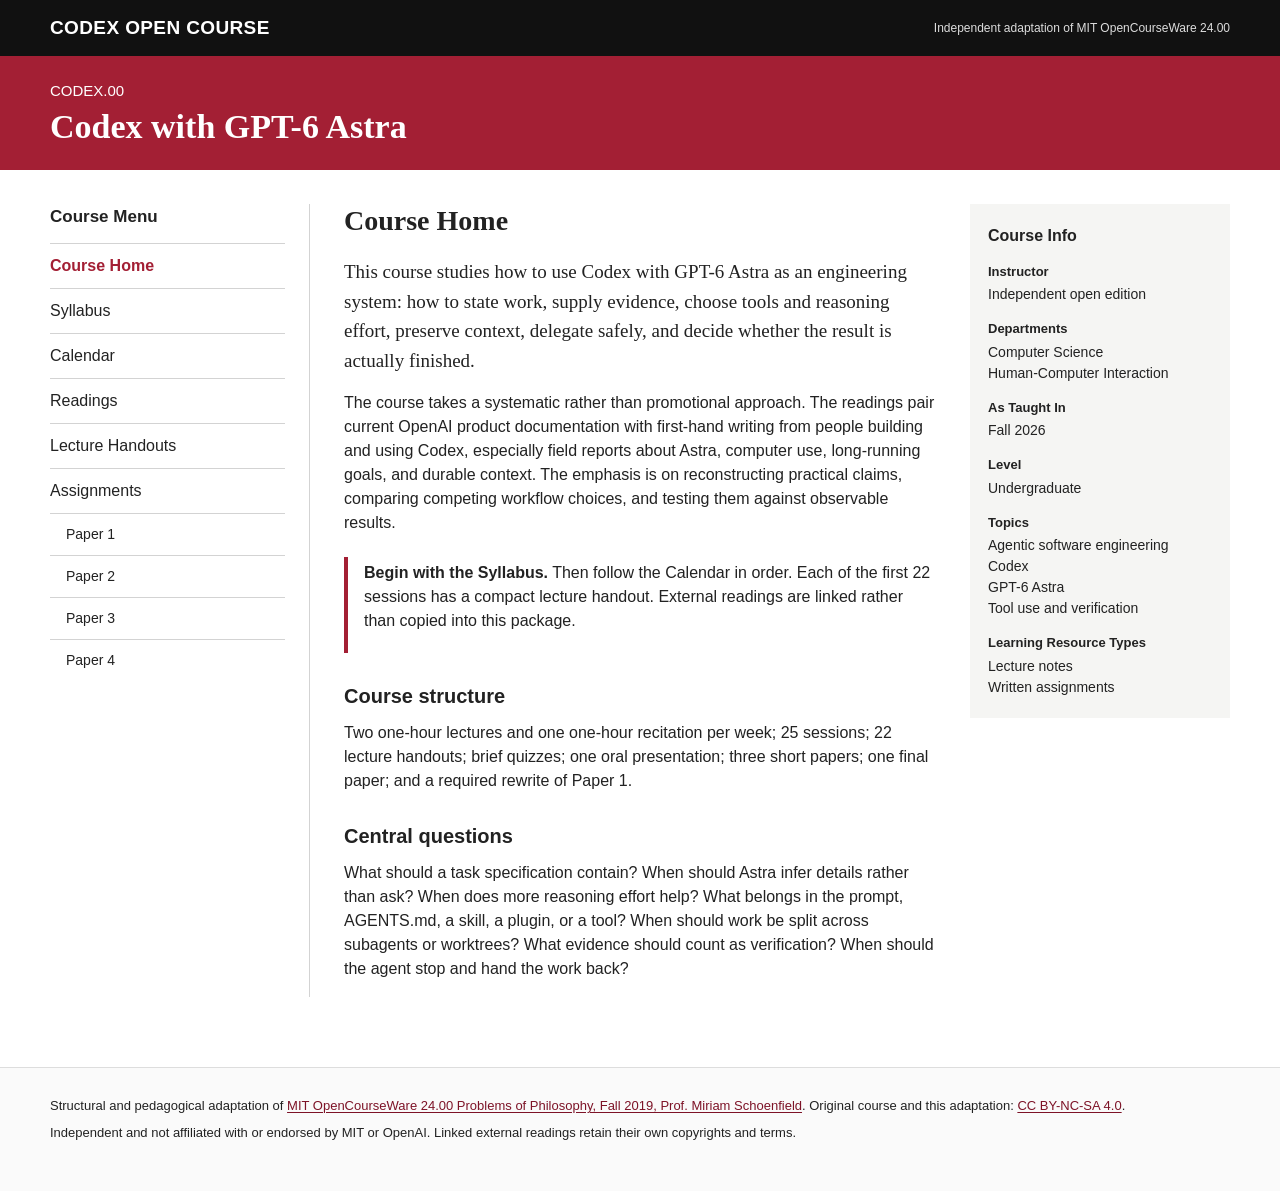
<file: index.html>
<!doctype html><html lang="en"><head><meta charset="utf-8"><meta name="viewport" content="width=device-width,initial-scale=1"><title>Course Home | Codex with GPT-6 Astra</title><link rel="stylesheet" href="styles.css"></head><body>
<header class="top"><div class="inner"><div class="brand">CODEX OPEN COURSE</div><div class="source-note">Independent adaptation of MIT OpenCourseWare 24.00</div></div></header>
<section class="coursebar"><div class="inner"><div class="code">CODEX.00</div><h1>Codex with GPT-6 Astra</h1></div></section>
<div class="shell"><aside class="side"><h2>Course Menu</h2><nav class="nav"><a href="index.html" class="active">Course Home</a><a href="syllabus.html">Syllabus</a><a href="calendar.html">Calendar</a><a href="readings.html">Readings</a><a href="lecture-handouts.html">Lecture Handouts</a><a href="assignments.html">Assignments</a><a href="paper1.html" class="sub">Paper 1</a><a href="paper2.html" class="sub">Paper 2</a><a href="paper3.html" class="sub">Paper 3</a><a href="paper4.html" class="sub">Paper 4</a></nav></aside><main><h2>Course Home</h2><p class="lead">This course studies how to use Codex with GPT-6 Astra as an engineering system: how to state work, supply evidence, choose tools and reasoning effort, preserve context, delegate safely, and decide whether the result is actually finished.</p>
<p>The course takes a systematic rather than promotional approach. The readings pair current OpenAI product documentation with first-hand writing from people building and using Codex, especially field reports about Astra, computer use, long-running goals, and durable context. The emphasis is on reconstructing practical claims, comparing competing workflow choices, and testing them against observable results.</p>
<div class="callout"><p><strong>Begin with the Syllabus.</strong> Then follow the Calendar in order. Each of the first 22 sessions has a compact lecture handout. External readings are linked rather than copied into this package.</p></div>
<h3>Course structure</h3><p>Two one-hour lectures and one one-hour recitation per week; 25 sessions; 22 lecture handouts; brief quizzes; one oral presentation; three short papers; one final paper; and a required rewrite of Paper 1.</p>
<h3>Central questions</h3><p>What should a task specification contain? When should Astra infer details rather than ask? When does more reasoning effort help? What belongs in the prompt, AGENTS.md, a skill, a plugin, or a tool? When should work be split across subagents or worktrees? What evidence should count as verification? When should the agent stop and hand the work back?</p></main><aside class="info"><h3>Course Info</h3><dl>
<dt>Instructor</dt><dd>Independent open edition</dd>
<dt>Departments</dt><dd>Computer Science<br>Human-Computer Interaction</dd>
<dt>As Taught In</dt><dd>Fall 2026</dd>
<dt>Level</dt><dd>Undergraduate</dd>
<dt>Topics</dt><dd>Agentic software engineering<br>Codex<br>GPT-6 Astra<br>Tool use and verification</dd>
<dt>Learning Resource Types</dt><dd>Lecture notes<br>Written assignments</dd>
</dl></aside></div>
<footer class="footer"><div class="inner"><p>Structural and pedagogical adaptation of <a href="https://ocw.mit.edu/courses/24-00-problems-of-philosophy-fall-2019/">MIT OpenCourseWare 24.00 Problems of Philosophy, Fall 2019, Prof. Miriam Schoenfield</a>. Original course and this adaptation: <a href="https://creativecommons.org/licenses/by-nc-sa/4.0/">CC BY-NC-SA 4.0</a>.</p><p>Independent and not affiliated with or endorsed by MIT or OpenAI. Linked external readings retain their own copyrights and terms.</p></div></footer></body></html>
</file>
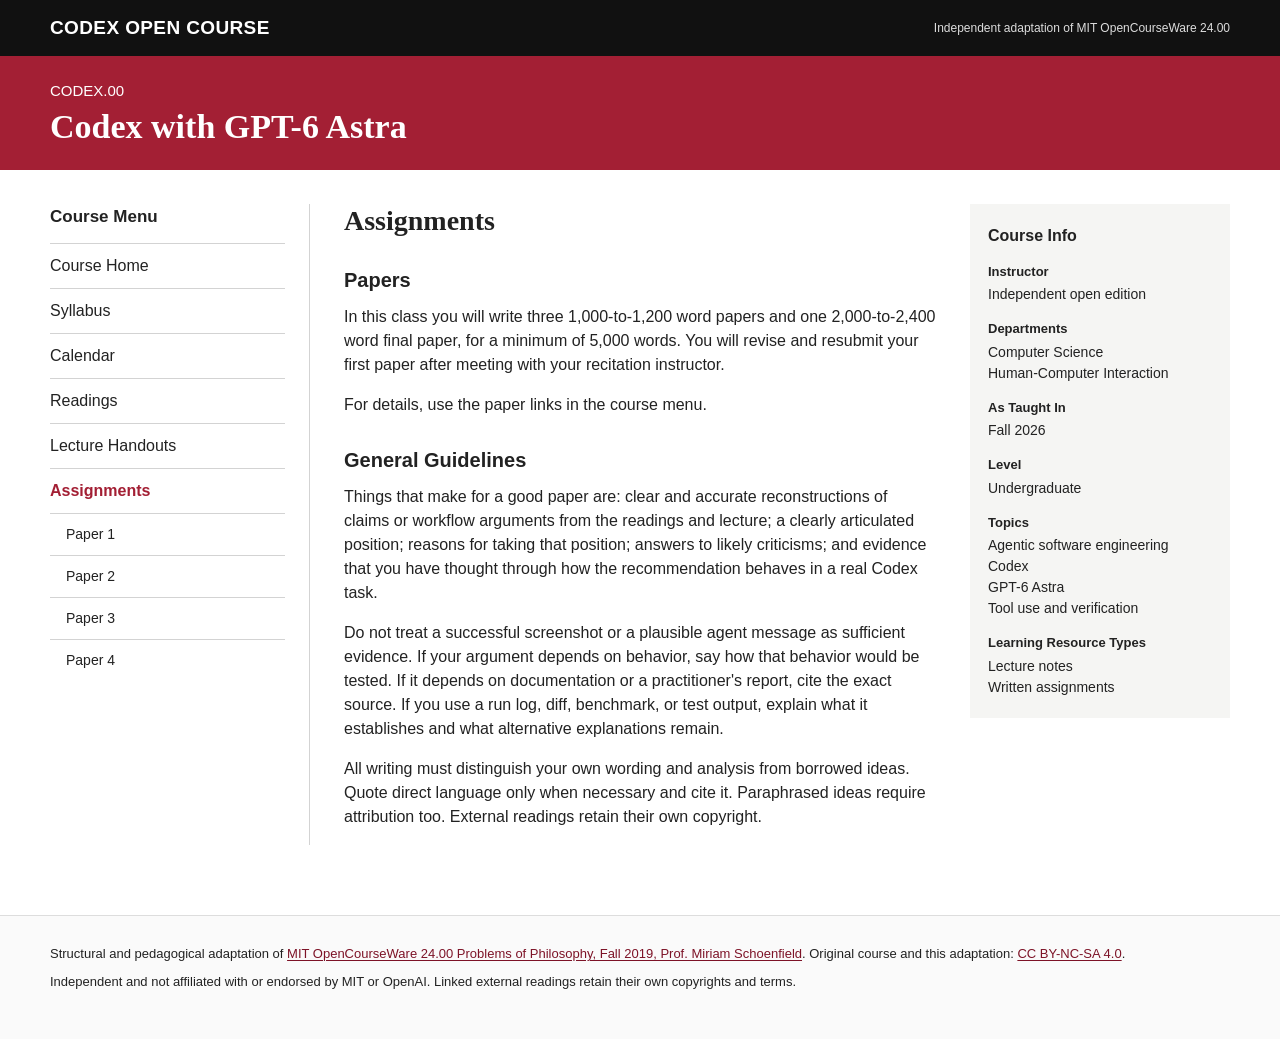
<file: assignments.html>
<!doctype html><html lang="en"><head><meta charset="utf-8"><meta name="viewport" content="width=device-width,initial-scale=1"><title>Assignments | Codex with GPT-6 Astra</title><link rel="stylesheet" href="styles.css"></head><body>
<header class="top"><div class="inner"><div class="brand">CODEX OPEN COURSE</div><div class="source-note">Independent adaptation of MIT OpenCourseWare 24.00</div></div></header>
<section class="coursebar"><div class="inner"><div class="code">CODEX.00</div><h1>Codex with GPT-6 Astra</h1></div></section>
<div class="shell"><aside class="side"><h2>Course Menu</h2><nav class="nav"><a href="index.html">Course Home</a><a href="syllabus.html">Syllabus</a><a href="calendar.html">Calendar</a><a href="readings.html">Readings</a><a href="lecture-handouts.html">Lecture Handouts</a><a href="assignments.html" class="active">Assignments</a><a href="paper1.html" class="sub">Paper 1</a><a href="paper2.html" class="sub">Paper 2</a><a href="paper3.html" class="sub">Paper 3</a><a href="paper4.html" class="sub">Paper 4</a></nav></aside><main><h2>Assignments</h2><h3>Papers</h3><p>In this class you will write three 1,000-to-1,200 word papers and one 2,000-to-2,400 word final paper, for a minimum of 5,000 words. You will revise and resubmit your first paper after meeting with your recitation instructor.</p><p>For details, use the paper links in the course menu.</p>
<h3>General Guidelines</h3><p>Things that make for a good paper are: clear and accurate reconstructions of claims or workflow arguments from the readings and lecture; a clearly articulated position; reasons for taking that position; answers to likely criticisms; and evidence that you have thought through how the recommendation behaves in a real Codex task.</p><p>Do not treat a successful screenshot or a plausible agent message as sufficient evidence. If your argument depends on behavior, say how that behavior would be tested. If it depends on documentation or a practitioner's report, cite the exact source. If you use a run log, diff, benchmark, or test output, explain what it establishes and what alternative explanations remain.</p><p>All writing must distinguish your own wording and analysis from borrowed ideas. Quote direct language only when necessary and cite it. Paraphrased ideas require attribution too. External readings retain their own copyright.</p></main><aside class="info"><h3>Course Info</h3><dl>
<dt>Instructor</dt><dd>Independent open edition</dd>
<dt>Departments</dt><dd>Computer Science<br>Human-Computer Interaction</dd>
<dt>As Taught In</dt><dd>Fall 2026</dd>
<dt>Level</dt><dd>Undergraduate</dd>
<dt>Topics</dt><dd>Agentic software engineering<br>Codex<br>GPT-6 Astra<br>Tool use and verification</dd>
<dt>Learning Resource Types</dt><dd>Lecture notes<br>Written assignments</dd>
</dl></aside></div>
<footer class="footer"><div class="inner"><p>Structural and pedagogical adaptation of <a href="https://ocw.mit.edu/courses/24-00-problems-of-philosophy-fall-2019/">MIT OpenCourseWare 24.00 Problems of Philosophy, Fall 2019, Prof. Miriam Schoenfield</a>. Original course and this adaptation: <a href="https://creativecommons.org/licenses/by-nc-sa/4.0/">CC BY-NC-SA 4.0</a>.</p><p>Independent and not affiliated with or endorsed by MIT or OpenAI. Linked external readings retain their own copyrights and terms.</p></div></footer></body></html>
</file>
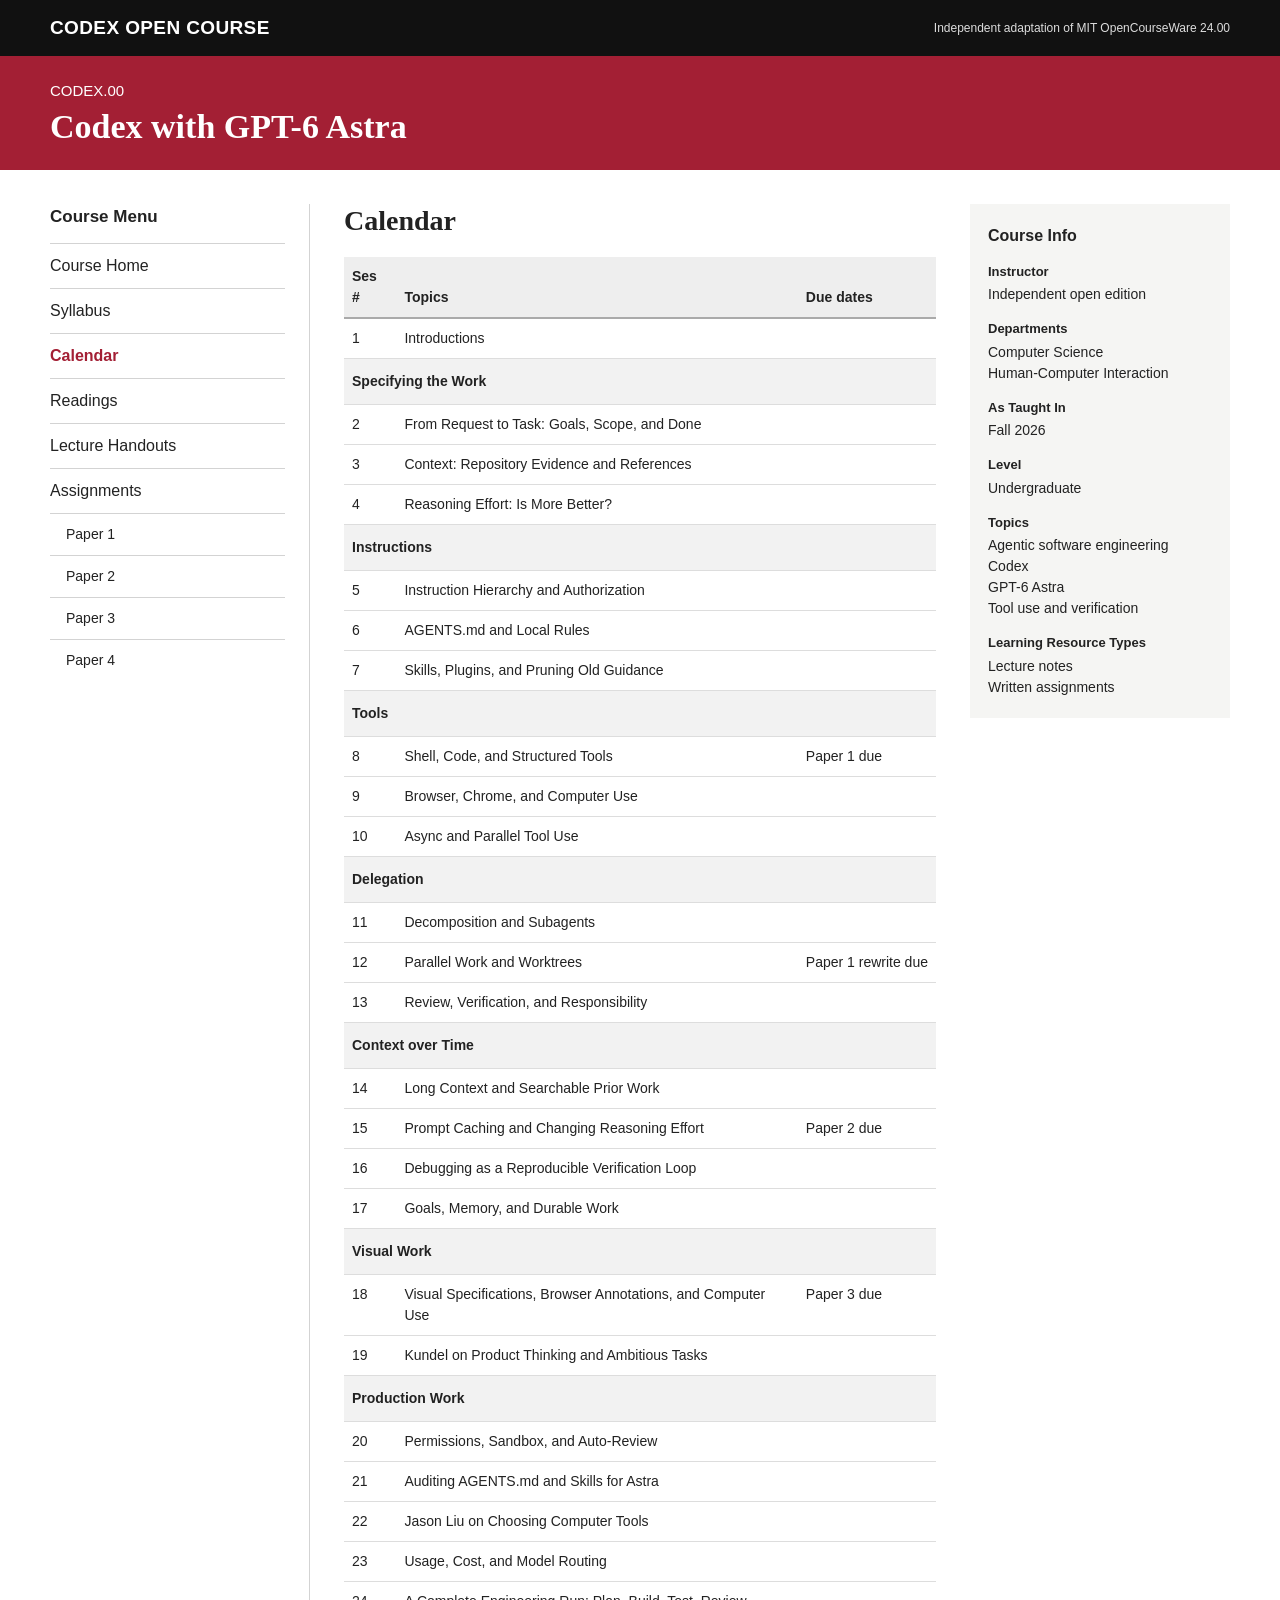
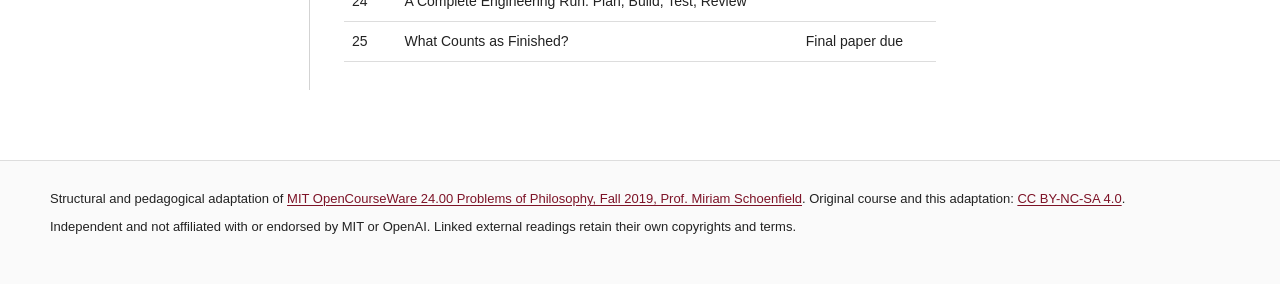
<file: calendar.html>
<!doctype html><html lang="en"><head><meta charset="utf-8"><meta name="viewport" content="width=device-width,initial-scale=1"><title>Calendar | Codex with GPT-6 Astra</title><link rel="stylesheet" href="styles.css"></head><body>
<header class="top"><div class="inner"><div class="brand">CODEX OPEN COURSE</div><div class="source-note">Independent adaptation of MIT OpenCourseWare 24.00</div></div></header>
<section class="coursebar"><div class="inner"><div class="code">CODEX.00</div><h1>Codex with GPT-6 Astra</h1></div></section>
<div class="shell"><aside class="side"><h2>Course Menu</h2><nav class="nav"><a href="index.html">Course Home</a><a href="syllabus.html">Syllabus</a><a href="calendar.html" class="active">Calendar</a><a href="readings.html">Readings</a><a href="lecture-handouts.html">Lecture Handouts</a><a href="assignments.html">Assignments</a><a href="paper1.html" class="sub">Paper 1</a><a href="paper2.html" class="sub">Paper 2</a><a href="paper3.html" class="sub">Paper 3</a><a href="paper4.html" class="sub">Paper 4</a></nav></aside><main><h2>Calendar</h2><table><thead><tr><th>Ses #</th><th>Topics</th><th>Due dates</th></tr></thead><tbody><tr><td>1</td><td>Introductions</td><td class="due"></td></tr><tr class="unit"><td colspan="3">Specifying the Work</td></tr><tr><td>2</td><td>From Request to Task: Goals, Scope, and Done</td><td class="due"></td></tr><tr><td>3</td><td>Context: Repository Evidence and References</td><td class="due"></td></tr><tr><td>4</td><td>Reasoning Effort: Is More Better?</td><td class="due"></td></tr><tr class="unit"><td colspan="3">Instructions</td></tr><tr><td>5</td><td>Instruction Hierarchy and Authorization</td><td class="due"></td></tr><tr><td>6</td><td>AGENTS.md and Local Rules</td><td class="due"></td></tr><tr><td>7</td><td>Skills, Plugins, and Pruning Old Guidance</td><td class="due"></td></tr><tr class="unit"><td colspan="3">Tools</td></tr><tr><td>8</td><td>Shell, Code, and Structured Tools</td><td class="due">Paper 1 due</td></tr><tr><td>9</td><td>Browser, Chrome, and Computer Use</td><td class="due"></td></tr><tr><td>10</td><td>Async and Parallel Tool Use</td><td class="due"></td></tr><tr class="unit"><td colspan="3">Delegation</td></tr><tr><td>11</td><td>Decomposition and Subagents</td><td class="due"></td></tr><tr><td>12</td><td>Parallel Work and Worktrees</td><td class="due">Paper 1 rewrite due</td></tr><tr><td>13</td><td>Review, Verification, and Responsibility</td><td class="due"></td></tr><tr class="unit"><td colspan="3">Context over Time</td></tr><tr><td>14</td><td>Long Context and Searchable Prior Work</td><td class="due"></td></tr><tr><td>15</td><td>Prompt Caching and Changing Reasoning Effort</td><td class="due">Paper 2 due</td></tr><tr><td>16</td><td>Debugging as a Reproducible Verification Loop</td><td class="due"></td></tr><tr><td>17</td><td>Goals, Memory, and Durable Work</td><td class="due"></td></tr><tr class="unit"><td colspan="3">Visual Work</td></tr><tr><td>18</td><td>Visual Specifications, Browser Annotations, and Computer Use</td><td class="due">Paper 3 due</td></tr><tr><td>19</td><td>Kundel on Product Thinking and Ambitious Tasks</td><td class="due"></td></tr><tr class="unit"><td colspan="3">Production Work</td></tr><tr><td>20</td><td>Permissions, Sandbox, and Auto-Review</td><td class="due"></td></tr><tr><td>21</td><td>Auditing AGENTS.md and Skills for Astra</td><td class="due"></td></tr><tr><td>22</td><td>Jason Liu on Choosing Computer Tools</td><td class="due"></td></tr><tr><td>23</td><td>Usage, Cost, and Model Routing</td><td class="due"></td></tr><tr><td>24</td><td>A Complete Engineering Run: Plan, Build, Test, Review</td><td class="due"></td></tr><tr><td>25</td><td>What Counts as Finished?</td><td class="due">Final paper due</td></tr></tbody></table></main><aside class="info"><h3>Course Info</h3><dl>
<dt>Instructor</dt><dd>Independent open edition</dd>
<dt>Departments</dt><dd>Computer Science<br>Human-Computer Interaction</dd>
<dt>As Taught In</dt><dd>Fall 2026</dd>
<dt>Level</dt><dd>Undergraduate</dd>
<dt>Topics</dt><dd>Agentic software engineering<br>Codex<br>GPT-6 Astra<br>Tool use and verification</dd>
<dt>Learning Resource Types</dt><dd>Lecture notes<br>Written assignments</dd>
</dl></aside></div>
<footer class="footer"><div class="inner"><p>Structural and pedagogical adaptation of <a href="https://ocw.mit.edu/courses/24-00-problems-of-philosophy-fall-2019/">MIT OpenCourseWare 24.00 Problems of Philosophy, Fall 2019, Prof. Miriam Schoenfield</a>. Original course and this adaptation: <a href="https://creativecommons.org/licenses/by-nc-sa/4.0/">CC BY-NC-SA 4.0</a>.</p><p>Independent and not affiliated with or endorsed by MIT or OpenAI. Linked external readings retain their own copyrights and terms.</p></div></footer></body></html>
</file>
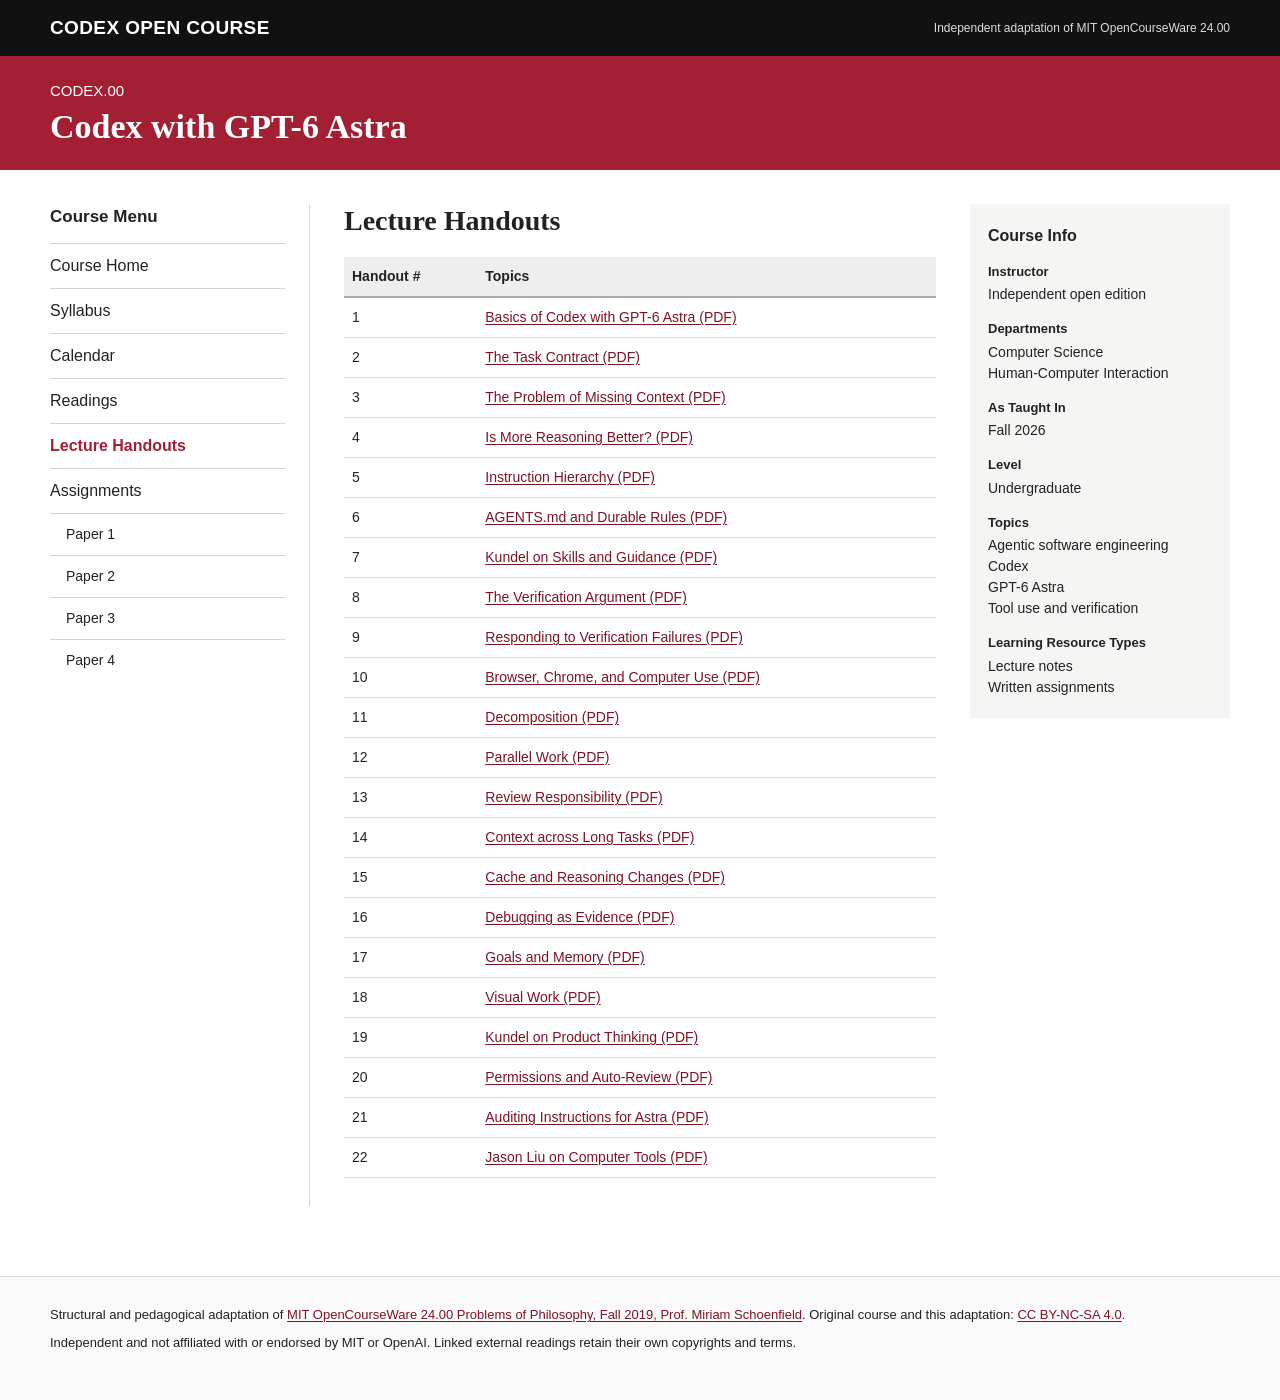
<file: lecture-handouts.html>
<!doctype html><html lang="en"><head><meta charset="utf-8"><meta name="viewport" content="width=device-width,initial-scale=1"><title>Lecture Handouts | Codex with GPT-6 Astra</title><link rel="stylesheet" href="styles.css"></head><body>
<header class="top"><div class="inner"><div class="brand">CODEX OPEN COURSE</div><div class="source-note">Independent adaptation of MIT OpenCourseWare 24.00</div></div></header>
<section class="coursebar"><div class="inner"><div class="code">CODEX.00</div><h1>Codex with GPT-6 Astra</h1></div></section>
<div class="shell"><aside class="side"><h2>Course Menu</h2><nav class="nav"><a href="index.html">Course Home</a><a href="syllabus.html">Syllabus</a><a href="calendar.html">Calendar</a><a href="readings.html">Readings</a><a href="lecture-handouts.html" class="active">Lecture Handouts</a><a href="assignments.html">Assignments</a><a href="paper1.html" class="sub">Paper 1</a><a href="paper2.html" class="sub">Paper 2</a><a href="paper3.html" class="sub">Paper 3</a><a href="paper4.html" class="sub">Paper 4</a></nav></aside><main><h2>Lecture Handouts</h2><table><thead><tr><th>Handout #</th><th>Topics</th></tr></thead><tbody><tr><td>1</td><td><a href="static_resources/handout-01.pdf">Basics of Codex with GPT-6 Astra (PDF)</a></td></tr><tr><td>2</td><td><a href="static_resources/handout-02.pdf">The Task Contract (PDF)</a></td></tr><tr><td>3</td><td><a href="static_resources/handout-03.pdf">The Problem of Missing Context (PDF)</a></td></tr><tr><td>4</td><td><a href="static_resources/handout-04.pdf">Is More Reasoning Better? (PDF)</a></td></tr><tr><td>5</td><td><a href="static_resources/handout-05.pdf">Instruction Hierarchy (PDF)</a></td></tr><tr><td>6</td><td><a href="static_resources/handout-06.pdf">AGENTS.md and Durable Rules (PDF)</a></td></tr><tr><td>7</td><td><a href="static_resources/handout-07.pdf">Kundel on Skills and Guidance (PDF)</a></td></tr><tr><td>8</td><td><a href="static_resources/handout-08.pdf">The Verification Argument (PDF)</a></td></tr><tr><td>9</td><td><a href="static_resources/handout-09.pdf">Responding to Verification Failures (PDF)</a></td></tr><tr><td>10</td><td><a href="static_resources/handout-10.pdf">Browser, Chrome, and Computer Use (PDF)</a></td></tr><tr><td>11</td><td><a href="static_resources/handout-11.pdf">Decomposition (PDF)</a></td></tr><tr><td>12</td><td><a href="static_resources/handout-12.pdf">Parallel Work (PDF)</a></td></tr><tr><td>13</td><td><a href="static_resources/handout-13.pdf">Review Responsibility (PDF)</a></td></tr><tr><td>14</td><td><a href="static_resources/handout-14.pdf">Context across Long Tasks (PDF)</a></td></tr><tr><td>15</td><td><a href="static_resources/handout-15.pdf">Cache and Reasoning Changes (PDF)</a></td></tr><tr><td>16</td><td><a href="static_resources/handout-16.pdf">Debugging as Evidence (PDF)</a></td></tr><tr><td>17</td><td><a href="static_resources/handout-17.pdf">Goals and Memory (PDF)</a></td></tr><tr><td>18</td><td><a href="static_resources/handout-18.pdf">Visual Work (PDF)</a></td></tr><tr><td>19</td><td><a href="static_resources/handout-19.pdf">Kundel on Product Thinking (PDF)</a></td></tr><tr><td>20</td><td><a href="static_resources/handout-20.pdf">Permissions and Auto-Review (PDF)</a></td></tr><tr><td>21</td><td><a href="static_resources/handout-21.pdf">Auditing Instructions for Astra (PDF)</a></td></tr><tr><td>22</td><td><a href="static_resources/handout-22.pdf">Jason Liu on Computer Tools (PDF)</a></td></tr></tbody></table></main><aside class="info"><h3>Course Info</h3><dl>
<dt>Instructor</dt><dd>Independent open edition</dd>
<dt>Departments</dt><dd>Computer Science<br>Human-Computer Interaction</dd>
<dt>As Taught In</dt><dd>Fall 2026</dd>
<dt>Level</dt><dd>Undergraduate</dd>
<dt>Topics</dt><dd>Agentic software engineering<br>Codex<br>GPT-6 Astra<br>Tool use and verification</dd>
<dt>Learning Resource Types</dt><dd>Lecture notes<br>Written assignments</dd>
</dl></aside></div>
<footer class="footer"><div class="inner"><p>Structural and pedagogical adaptation of <a href="https://ocw.mit.edu/courses/24-00-problems-of-philosophy-fall-2019/">MIT OpenCourseWare 24.00 Problems of Philosophy, Fall 2019, Prof. Miriam Schoenfield</a>. Original course and this adaptation: <a href="https://creativecommons.org/licenses/by-nc-sa/4.0/">CC BY-NC-SA 4.0</a>.</p><p>Independent and not affiliated with or endorsed by MIT or OpenAI. Linked external readings retain their own copyrights and terms.</p></div></footer></body></html>
</file>
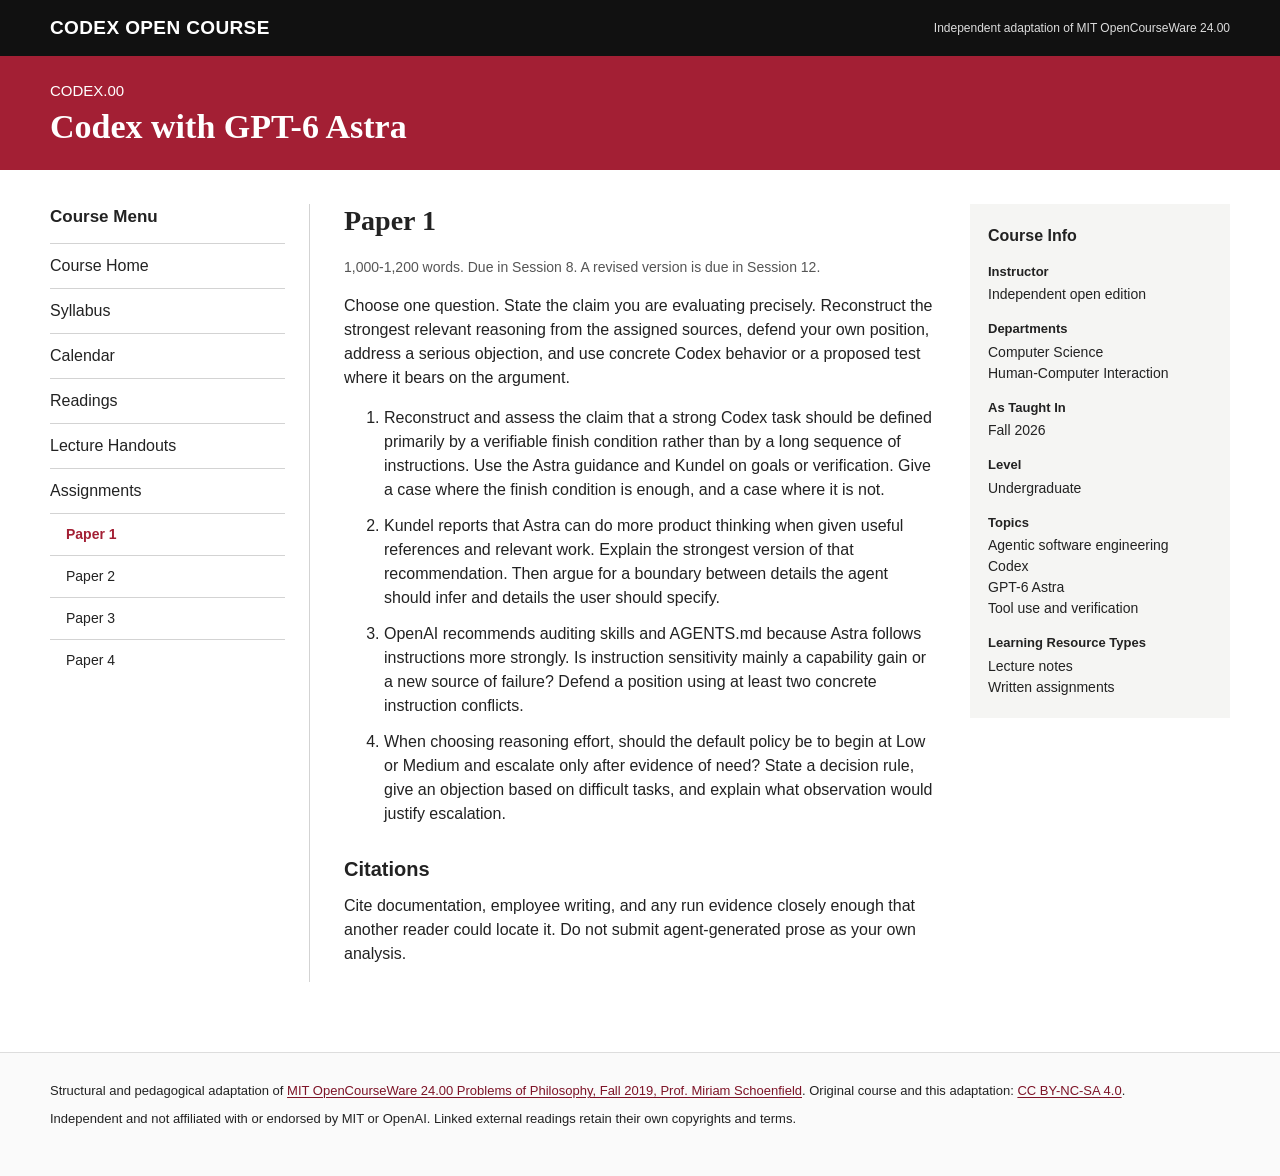
<file: paper1.html>
<!doctype html><html lang="en"><head><meta charset="utf-8"><meta name="viewport" content="width=device-width,initial-scale=1"><title>Paper 1 | Codex with GPT-6 Astra</title><link rel="stylesheet" href="styles.css"></head><body>
<header class="top"><div class="inner"><div class="brand">CODEX OPEN COURSE</div><div class="source-note">Independent adaptation of MIT OpenCourseWare 24.00</div></div></header>
<section class="coursebar"><div class="inner"><div class="code">CODEX.00</div><h1>Codex with GPT-6 Astra</h1></div></section>
<div class="shell"><aside class="side"><h2>Course Menu</h2><nav class="nav"><a href="index.html">Course Home</a><a href="syllabus.html">Syllabus</a><a href="calendar.html">Calendar</a><a href="readings.html">Readings</a><a href="lecture-handouts.html">Lecture Handouts</a><a href="assignments.html">Assignments</a><a href="paper1.html" class="sub active">Paper 1</a><a href="paper2.html" class="sub">Paper 2</a><a href="paper3.html" class="sub">Paper 3</a><a href="paper4.html" class="sub">Paper 4</a></nav></aside><main><h2>Paper 1</h2><p class="meta">1,000-1,200 words. Due in Session 8. A revised version is due in Session 12.</p><p>Choose one question. State the claim you are evaluating precisely. Reconstruct the strongest relevant reasoning from the assigned sources, defend your own position, address a serious objection, and use concrete Codex behavior or a proposed test where it bears on the argument.</p><ol class="paperq"><li>Reconstruct and assess the claim that a strong Codex task should be defined primarily by a verifiable finish condition rather than by a long sequence of instructions. Use the Astra guidance and Kundel on goals or verification. Give a case where the finish condition is enough, and a case where it is not.</li><li>Kundel reports that Astra can do more product thinking when given useful references and relevant work. Explain the strongest version of that recommendation. Then argue for a boundary between details the agent should infer and details the user should specify.</li><li>OpenAI recommends auditing skills and AGENTS.md because Astra follows instructions more strongly. Is instruction sensitivity mainly a capability gain or a new source of failure? Defend a position using at least two concrete instruction conflicts.</li><li>When choosing reasoning effort, should the default policy be to begin at Low or Medium and escalate only after evidence of need? State a decision rule, give an objection based on difficult tasks, and explain what observation would justify escalation.</li></ol><h3>Citations</h3><p>Cite documentation, employee writing, and any run evidence closely enough that another reader could locate it. Do not submit agent-generated prose as your own analysis.</p></main><aside class="info"><h3>Course Info</h3><dl>
<dt>Instructor</dt><dd>Independent open edition</dd>
<dt>Departments</dt><dd>Computer Science<br>Human-Computer Interaction</dd>
<dt>As Taught In</dt><dd>Fall 2026</dd>
<dt>Level</dt><dd>Undergraduate</dd>
<dt>Topics</dt><dd>Agentic software engineering<br>Codex<br>GPT-6 Astra<br>Tool use and verification</dd>
<dt>Learning Resource Types</dt><dd>Lecture notes<br>Written assignments</dd>
</dl></aside></div>
<footer class="footer"><div class="inner"><p>Structural and pedagogical adaptation of <a href="https://ocw.mit.edu/courses/24-00-problems-of-philosophy-fall-2019/">MIT OpenCourseWare 24.00 Problems of Philosophy, Fall 2019, Prof. Miriam Schoenfield</a>. Original course and this adaptation: <a href="https://creativecommons.org/licenses/by-nc-sa/4.0/">CC BY-NC-SA 4.0</a>.</p><p>Independent and not affiliated with or endorsed by MIT or OpenAI. Linked external readings retain their own copyrights and terms.</p></div></footer></body></html>
</file>
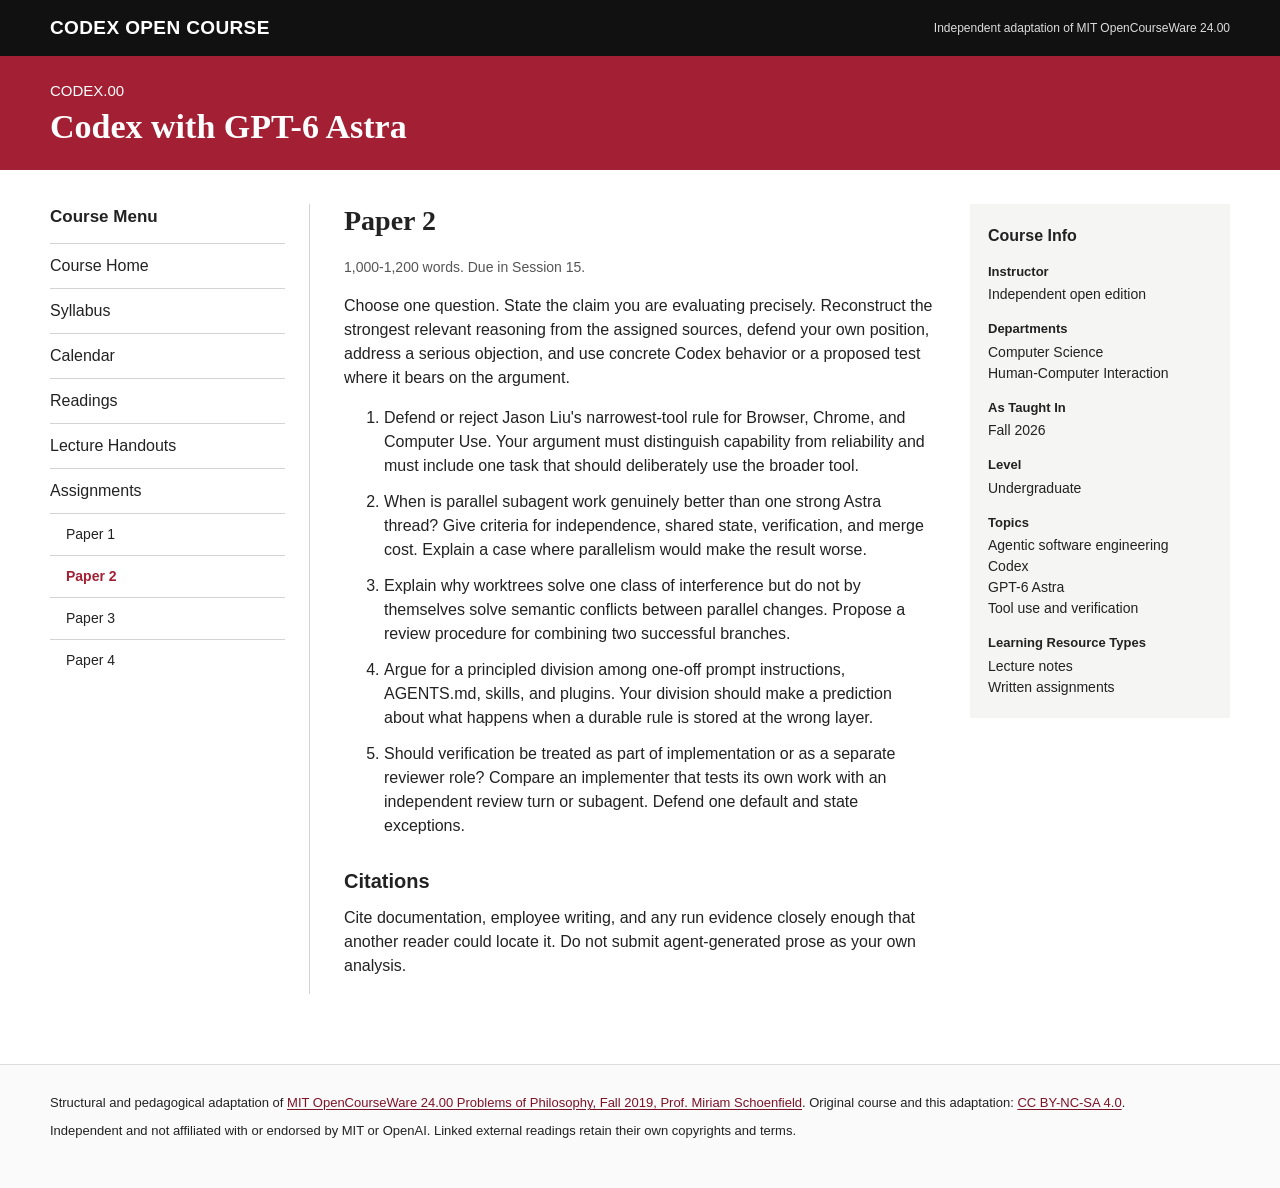
<file: paper2.html>
<!doctype html><html lang="en"><head><meta charset="utf-8"><meta name="viewport" content="width=device-width,initial-scale=1"><title>Paper 2 | Codex with GPT-6 Astra</title><link rel="stylesheet" href="styles.css"></head><body>
<header class="top"><div class="inner"><div class="brand">CODEX OPEN COURSE</div><div class="source-note">Independent adaptation of MIT OpenCourseWare 24.00</div></div></header>
<section class="coursebar"><div class="inner"><div class="code">CODEX.00</div><h1>Codex with GPT-6 Astra</h1></div></section>
<div class="shell"><aside class="side"><h2>Course Menu</h2><nav class="nav"><a href="index.html">Course Home</a><a href="syllabus.html">Syllabus</a><a href="calendar.html">Calendar</a><a href="readings.html">Readings</a><a href="lecture-handouts.html">Lecture Handouts</a><a href="assignments.html">Assignments</a><a href="paper1.html" class="sub">Paper 1</a><a href="paper2.html" class="sub active">Paper 2</a><a href="paper3.html" class="sub">Paper 3</a><a href="paper4.html" class="sub">Paper 4</a></nav></aside><main><h2>Paper 2</h2><p class="meta">1,000-1,200 words. Due in Session 15.</p><p>Choose one question. State the claim you are evaluating precisely. Reconstruct the strongest relevant reasoning from the assigned sources, defend your own position, address a serious objection, and use concrete Codex behavior or a proposed test where it bears on the argument.</p><ol class="paperq"><li>Defend or reject Jason Liu&#x27;s narrowest-tool rule for Browser, Chrome, and Computer Use. Your argument must distinguish capability from reliability and must include one task that should deliberately use the broader tool.</li><li>When is parallel subagent work genuinely better than one strong Astra thread? Give criteria for independence, shared state, verification, and merge cost. Explain a case where parallelism would make the result worse.</li><li>Explain why worktrees solve one class of interference but do not by themselves solve semantic conflicts between parallel changes. Propose a review procedure for combining two successful branches.</li><li>Argue for a principled division among one-off prompt instructions, AGENTS.md, skills, and plugins. Your division should make a prediction about what happens when a durable rule is stored at the wrong layer.</li><li>Should verification be treated as part of implementation or as a separate reviewer role? Compare an implementer that tests its own work with an independent review turn or subagent. Defend one default and state exceptions.</li></ol><h3>Citations</h3><p>Cite documentation, employee writing, and any run evidence closely enough that another reader could locate it. Do not submit agent-generated prose as your own analysis.</p></main><aside class="info"><h3>Course Info</h3><dl>
<dt>Instructor</dt><dd>Independent open edition</dd>
<dt>Departments</dt><dd>Computer Science<br>Human-Computer Interaction</dd>
<dt>As Taught In</dt><dd>Fall 2026</dd>
<dt>Level</dt><dd>Undergraduate</dd>
<dt>Topics</dt><dd>Agentic software engineering<br>Codex<br>GPT-6 Astra<br>Tool use and verification</dd>
<dt>Learning Resource Types</dt><dd>Lecture notes<br>Written assignments</dd>
</dl></aside></div>
<footer class="footer"><div class="inner"><p>Structural and pedagogical adaptation of <a href="https://ocw.mit.edu/courses/24-00-problems-of-philosophy-fall-2019/">MIT OpenCourseWare 24.00 Problems of Philosophy, Fall 2019, Prof. Miriam Schoenfield</a>. Original course and this adaptation: <a href="https://creativecommons.org/licenses/by-nc-sa/4.0/">CC BY-NC-SA 4.0</a>.</p><p>Independent and not affiliated with or endorsed by MIT or OpenAI. Linked external readings retain their own copyrights and terms.</p></div></footer></body></html>
</file>
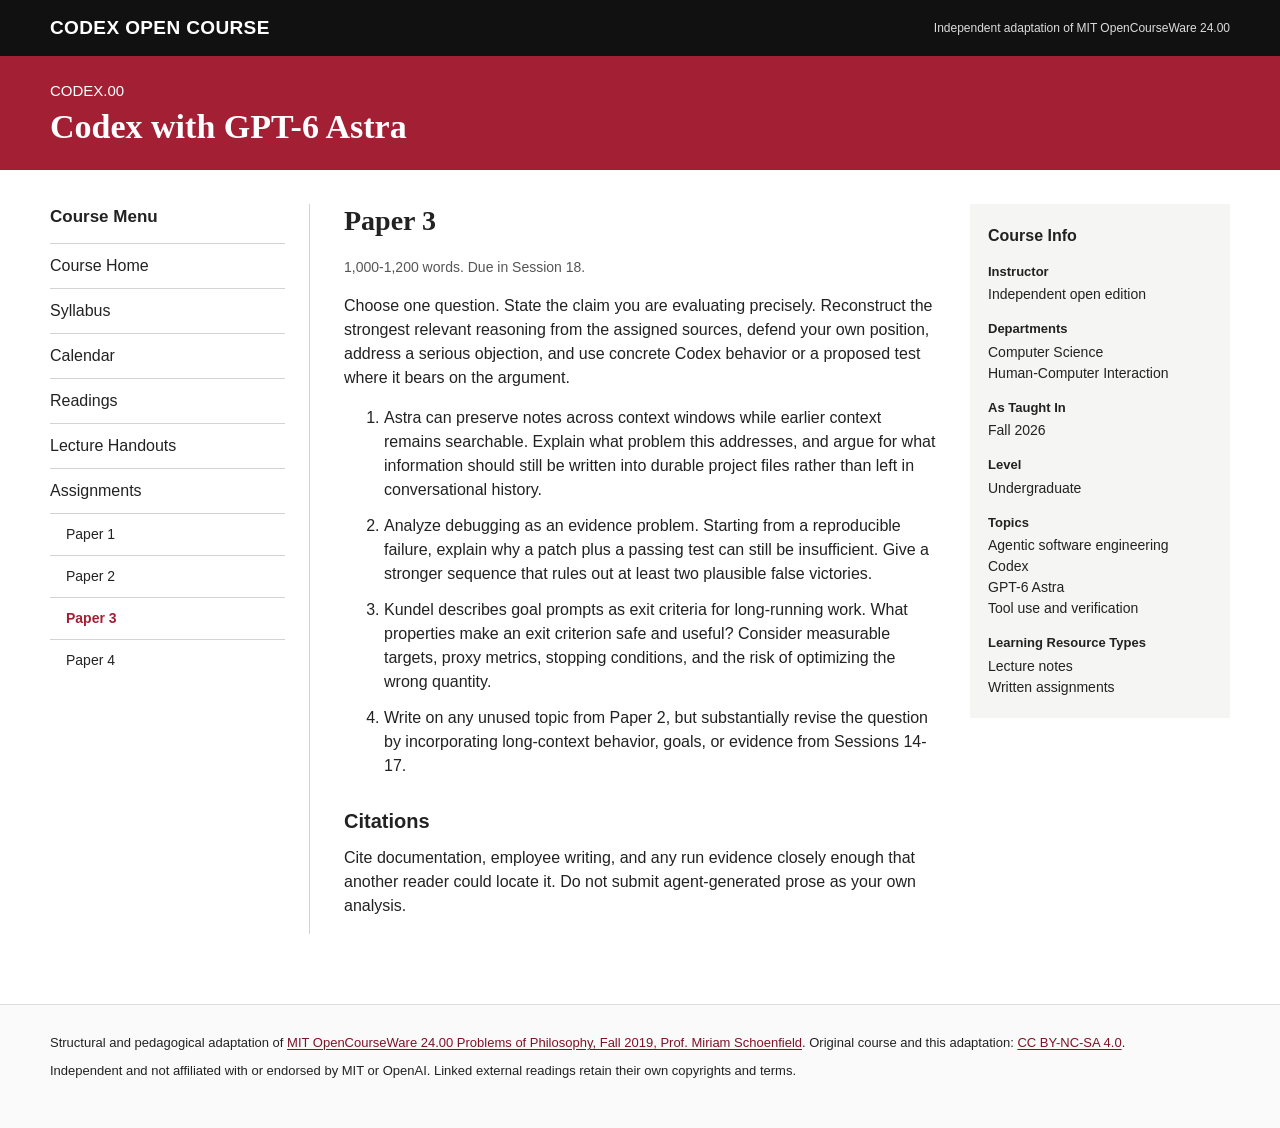
<file: paper3.html>
<!doctype html><html lang="en"><head><meta charset="utf-8"><meta name="viewport" content="width=device-width,initial-scale=1"><title>Paper 3 | Codex with GPT-6 Astra</title><link rel="stylesheet" href="styles.css"></head><body>
<header class="top"><div class="inner"><div class="brand">CODEX OPEN COURSE</div><div class="source-note">Independent adaptation of MIT OpenCourseWare 24.00</div></div></header>
<section class="coursebar"><div class="inner"><div class="code">CODEX.00</div><h1>Codex with GPT-6 Astra</h1></div></section>
<div class="shell"><aside class="side"><h2>Course Menu</h2><nav class="nav"><a href="index.html">Course Home</a><a href="syllabus.html">Syllabus</a><a href="calendar.html">Calendar</a><a href="readings.html">Readings</a><a href="lecture-handouts.html">Lecture Handouts</a><a href="assignments.html">Assignments</a><a href="paper1.html" class="sub">Paper 1</a><a href="paper2.html" class="sub">Paper 2</a><a href="paper3.html" class="sub active">Paper 3</a><a href="paper4.html" class="sub">Paper 4</a></nav></aside><main><h2>Paper 3</h2><p class="meta">1,000-1,200 words. Due in Session 18.</p><p>Choose one question. State the claim you are evaluating precisely. Reconstruct the strongest relevant reasoning from the assigned sources, defend your own position, address a serious objection, and use concrete Codex behavior or a proposed test where it bears on the argument.</p><ol class="paperq"><li>Astra can preserve notes across context windows while earlier context remains searchable. Explain what problem this addresses, and argue for what information should still be written into durable project files rather than left in conversational history.</li><li>Analyze debugging as an evidence problem. Starting from a reproducible failure, explain why a patch plus a passing test can still be insufficient. Give a stronger sequence that rules out at least two plausible false victories.</li><li>Kundel describes goal prompts as exit criteria for long-running work. What properties make an exit criterion safe and useful? Consider measurable targets, proxy metrics, stopping conditions, and the risk of optimizing the wrong quantity.</li><li>Write on any unused topic from Paper 2, but substantially revise the question by incorporating long-context behavior, goals, or evidence from Sessions 14-17.</li></ol><h3>Citations</h3><p>Cite documentation, employee writing, and any run evidence closely enough that another reader could locate it. Do not submit agent-generated prose as your own analysis.</p></main><aside class="info"><h3>Course Info</h3><dl>
<dt>Instructor</dt><dd>Independent open edition</dd>
<dt>Departments</dt><dd>Computer Science<br>Human-Computer Interaction</dd>
<dt>As Taught In</dt><dd>Fall 2026</dd>
<dt>Level</dt><dd>Undergraduate</dd>
<dt>Topics</dt><dd>Agentic software engineering<br>Codex<br>GPT-6 Astra<br>Tool use and verification</dd>
<dt>Learning Resource Types</dt><dd>Lecture notes<br>Written assignments</dd>
</dl></aside></div>
<footer class="footer"><div class="inner"><p>Structural and pedagogical adaptation of <a href="https://ocw.mit.edu/courses/24-00-problems-of-philosophy-fall-2019/">MIT OpenCourseWare 24.00 Problems of Philosophy, Fall 2019, Prof. Miriam Schoenfield</a>. Original course and this adaptation: <a href="https://creativecommons.org/licenses/by-nc-sa/4.0/">CC BY-NC-SA 4.0</a>.</p><p>Independent and not affiliated with or endorsed by MIT or OpenAI. Linked external readings retain their own copyrights and terms.</p></div></footer></body></html>
</file>
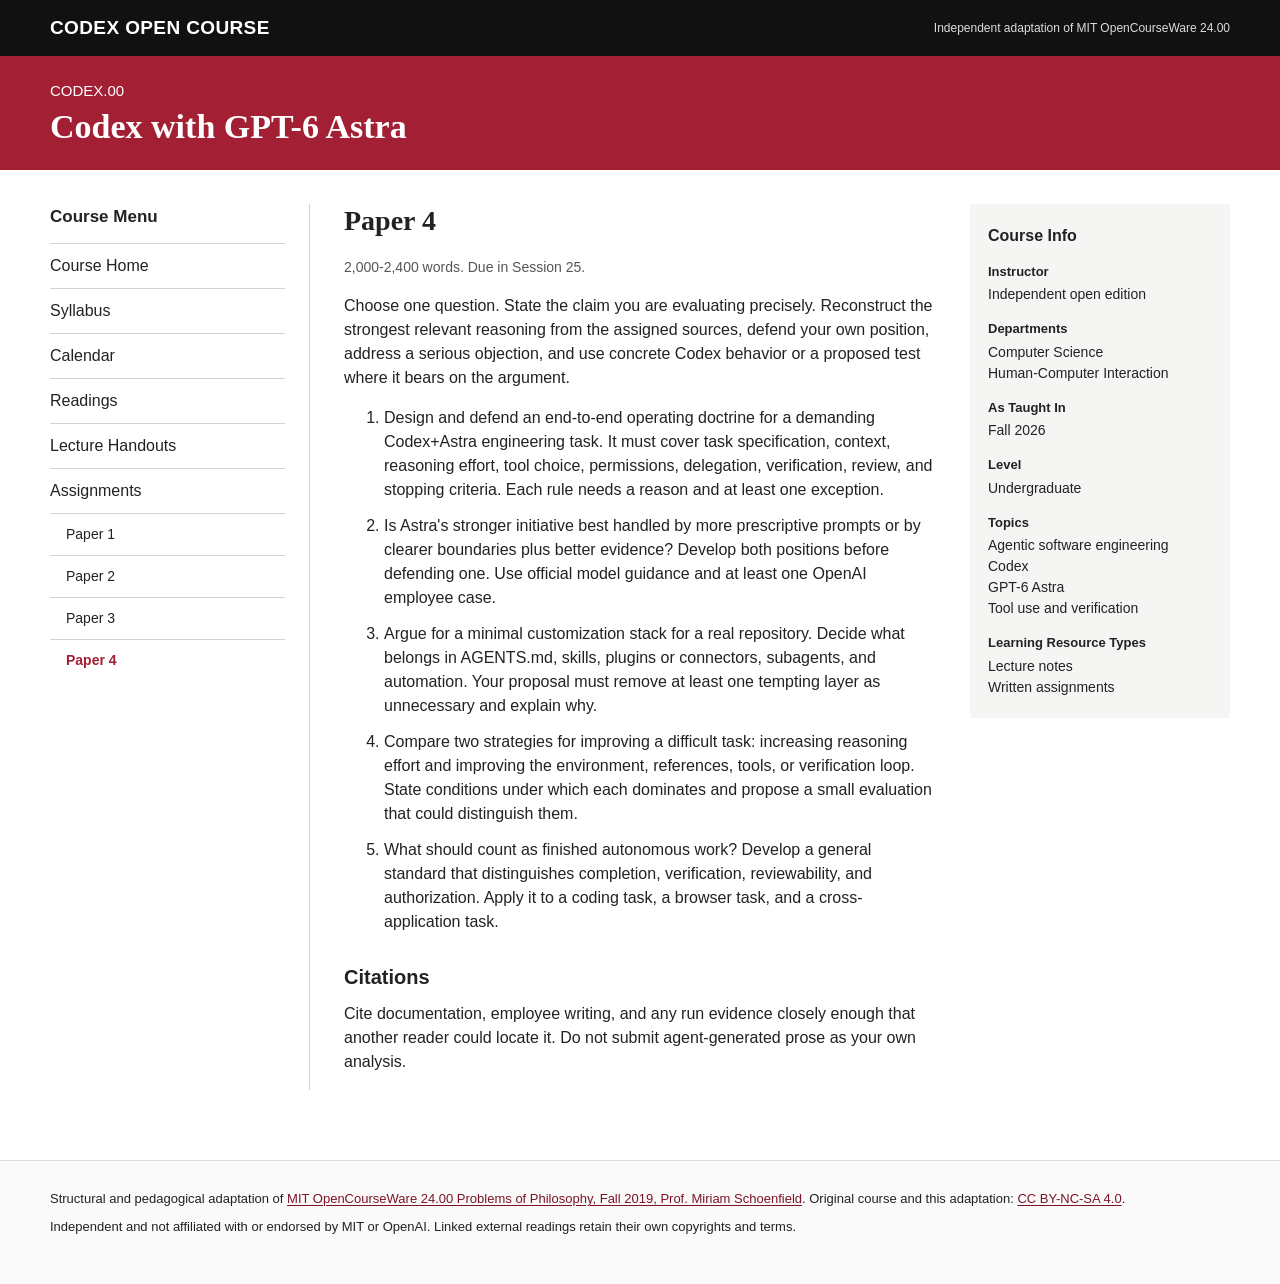
<file: paper4.html>
<!doctype html><html lang="en"><head><meta charset="utf-8"><meta name="viewport" content="width=device-width,initial-scale=1"><title>Paper 4 | Codex with GPT-6 Astra</title><link rel="stylesheet" href="styles.css"></head><body>
<header class="top"><div class="inner"><div class="brand">CODEX OPEN COURSE</div><div class="source-note">Independent adaptation of MIT OpenCourseWare 24.00</div></div></header>
<section class="coursebar"><div class="inner"><div class="code">CODEX.00</div><h1>Codex with GPT-6 Astra</h1></div></section>
<div class="shell"><aside class="side"><h2>Course Menu</h2><nav class="nav"><a href="index.html">Course Home</a><a href="syllabus.html">Syllabus</a><a href="calendar.html">Calendar</a><a href="readings.html">Readings</a><a href="lecture-handouts.html">Lecture Handouts</a><a href="assignments.html">Assignments</a><a href="paper1.html" class="sub">Paper 1</a><a href="paper2.html" class="sub">Paper 2</a><a href="paper3.html" class="sub">Paper 3</a><a href="paper4.html" class="sub active">Paper 4</a></nav></aside><main><h2>Paper 4</h2><p class="meta">2,000-2,400 words. Due in Session 25.</p><p>Choose one question. State the claim you are evaluating precisely. Reconstruct the strongest relevant reasoning from the assigned sources, defend your own position, address a serious objection, and use concrete Codex behavior or a proposed test where it bears on the argument.</p><ol class="paperq"><li>Design and defend an end-to-end operating doctrine for a demanding Codex+Astra engineering task. It must cover task specification, context, reasoning effort, tool choice, permissions, delegation, verification, review, and stopping criteria. Each rule needs a reason and at least one exception.</li><li>Is Astra&#x27;s stronger initiative best handled by more prescriptive prompts or by clearer boundaries plus better evidence? Develop both positions before defending one. Use official model guidance and at least one OpenAI employee case.</li><li>Argue for a minimal customization stack for a real repository. Decide what belongs in AGENTS.md, skills, plugins or connectors, subagents, and automation. Your proposal must remove at least one tempting layer as unnecessary and explain why.</li><li>Compare two strategies for improving a difficult task: increasing reasoning effort and improving the environment, references, tools, or verification loop. State conditions under which each dominates and propose a small evaluation that could distinguish them.</li><li>What should count as finished autonomous work? Develop a general standard that distinguishes completion, verification, reviewability, and authorization. Apply it to a coding task, a browser task, and a cross-application task.</li></ol><h3>Citations</h3><p>Cite documentation, employee writing, and any run evidence closely enough that another reader could locate it. Do not submit agent-generated prose as your own analysis.</p></main><aside class="info"><h3>Course Info</h3><dl>
<dt>Instructor</dt><dd>Independent open edition</dd>
<dt>Departments</dt><dd>Computer Science<br>Human-Computer Interaction</dd>
<dt>As Taught In</dt><dd>Fall 2026</dd>
<dt>Level</dt><dd>Undergraduate</dd>
<dt>Topics</dt><dd>Agentic software engineering<br>Codex<br>GPT-6 Astra<br>Tool use and verification</dd>
<dt>Learning Resource Types</dt><dd>Lecture notes<br>Written assignments</dd>
</dl></aside></div>
<footer class="footer"><div class="inner"><p>Structural and pedagogical adaptation of <a href="https://ocw.mit.edu/courses/24-00-problems-of-philosophy-fall-2019/">MIT OpenCourseWare 24.00 Problems of Philosophy, Fall 2019, Prof. Miriam Schoenfield</a>. Original course and this adaptation: <a href="https://creativecommons.org/licenses/by-nc-sa/4.0/">CC BY-NC-SA 4.0</a>.</p><p>Independent and not affiliated with or endorsed by MIT or OpenAI. Linked external readings retain their own copyrights and terms.</p></div></footer></body></html>
</file>
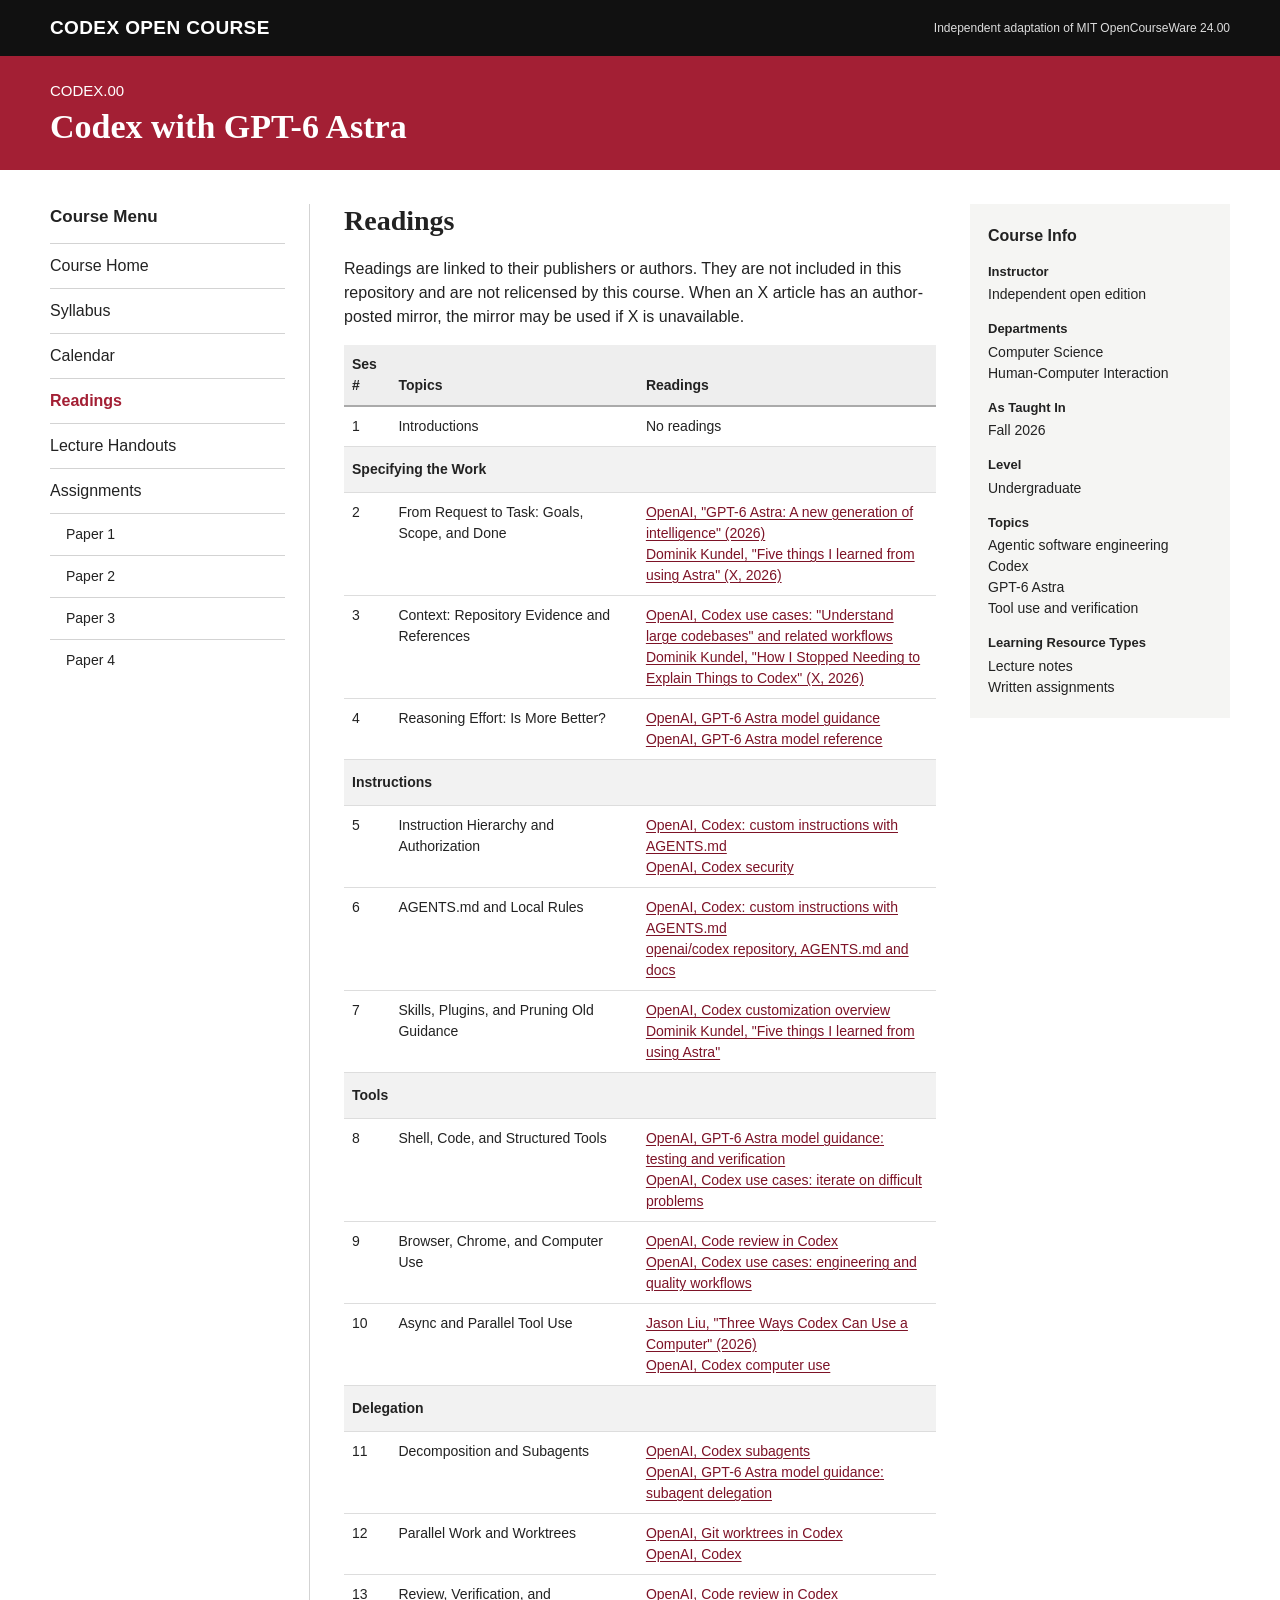
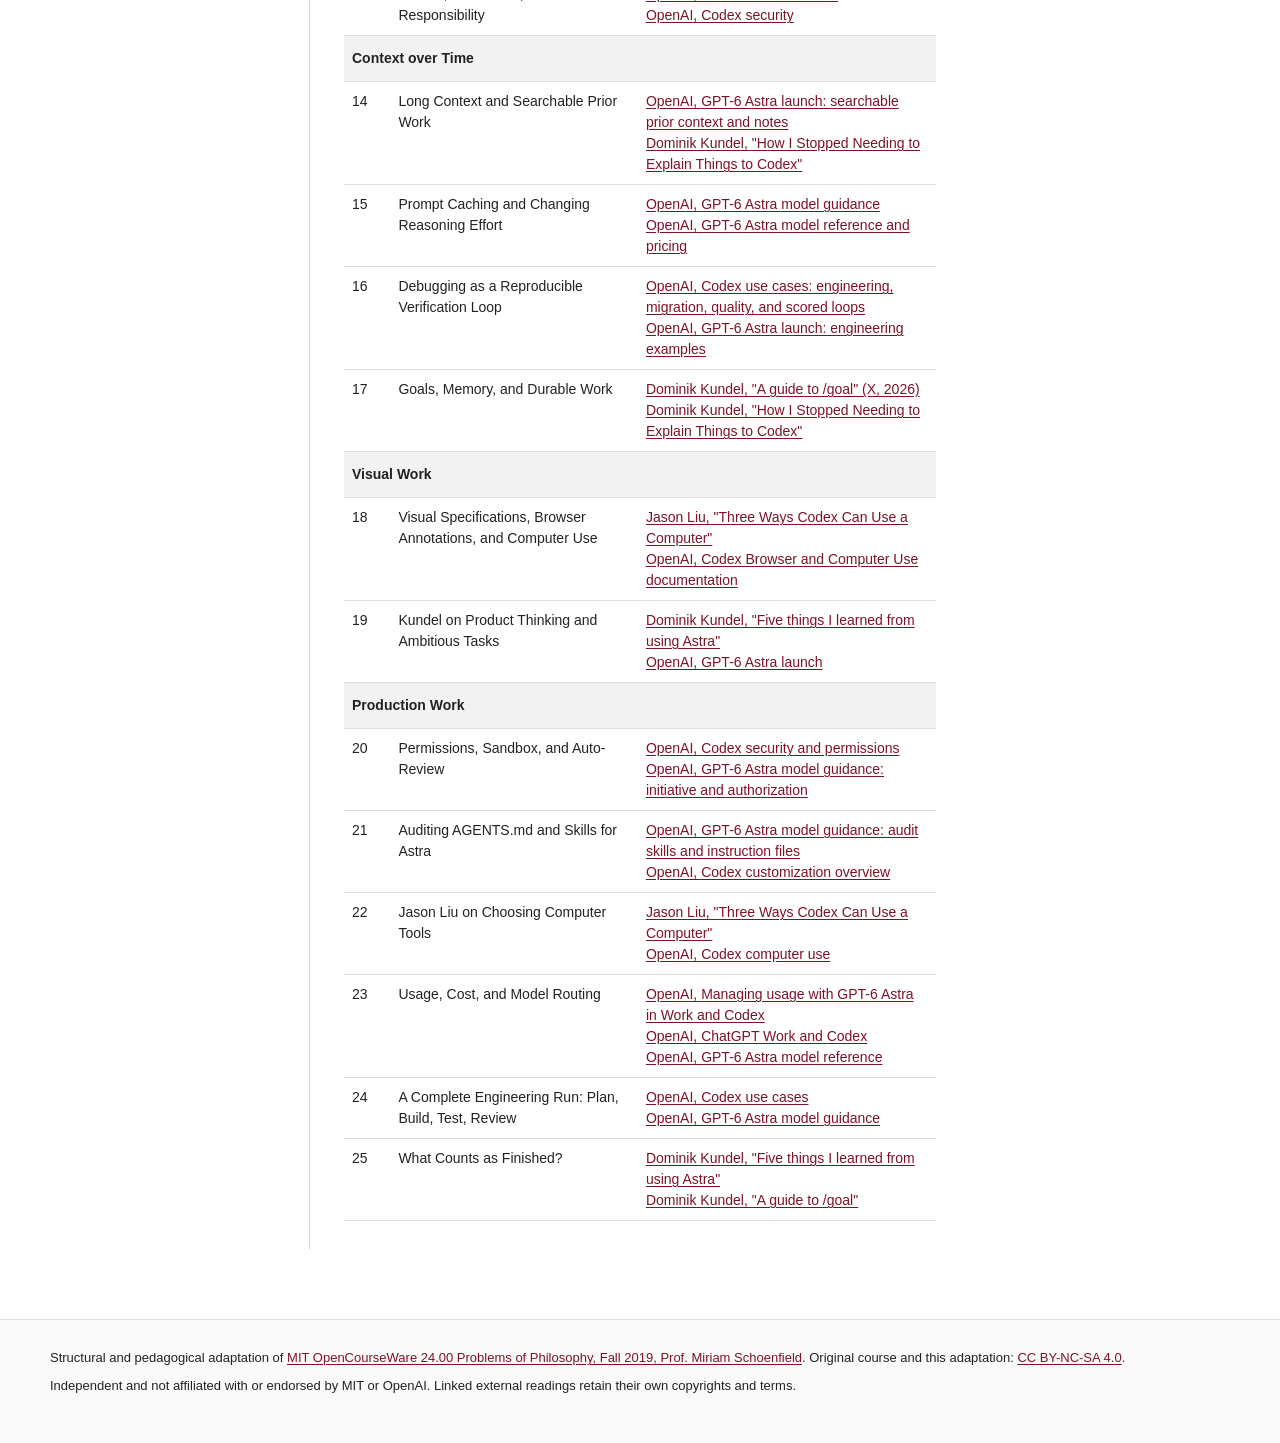
<file: readings.html>
<!doctype html><html lang="en"><head><meta charset="utf-8"><meta name="viewport" content="width=device-width,initial-scale=1"><title>Readings | Codex with GPT-6 Astra</title><link rel="stylesheet" href="styles.css"></head><body>
<header class="top"><div class="inner"><div class="brand">CODEX OPEN COURSE</div><div class="source-note">Independent adaptation of MIT OpenCourseWare 24.00</div></div></header>
<section class="coursebar"><div class="inner"><div class="code">CODEX.00</div><h1>Codex with GPT-6 Astra</h1></div></section>
<div class="shell"><aside class="side"><h2>Course Menu</h2><nav class="nav"><a href="index.html">Course Home</a><a href="syllabus.html">Syllabus</a><a href="calendar.html">Calendar</a><a href="readings.html" class="active">Readings</a><a href="lecture-handouts.html">Lecture Handouts</a><a href="assignments.html">Assignments</a><a href="paper1.html" class="sub">Paper 1</a><a href="paper2.html" class="sub">Paper 2</a><a href="paper3.html" class="sub">Paper 3</a><a href="paper4.html" class="sub">Paper 4</a></nav></aside><main><h2>Readings</h2><p>Readings are linked to their publishers or authors. They are not included in this repository and are not relicensed by this course. When an X article has an author-posted mirror, the mirror may be used if X is unavailable.</p><table><thead><tr><th>Ses #</th><th>Topics</th><th>Readings</th></tr></thead><tbody><tr><td>1</td><td>Introductions</td><td>No readings</td></tr><tr class="unit"><td colspan="3">Specifying the Work</td></tr><tr><td>2</td><td>From Request to Task: Goals, Scope, and Done</td><td><a href="https://openai.com/index/gpt-6-astra/">OpenAI, &quot;GPT-6 Astra: A new generation of intelligence&quot; (2026)</a><br><a href="https://x.com/dkundel/status/2095972046014673156">Dominik Kundel, &quot;Five things I learned from using Astra&quot; (X, 2026)</a></td></tr><tr><td>3</td><td>Context: Repository Evidence and References</td><td><a href="https://developers.openai.com/codex/use-cases">OpenAI, Codex use cases: &quot;Understand large codebases&quot; and related workflows</a><br><a href="https://x.com/dkundel/article/2046297434205430130">Dominik Kundel, &quot;How I Stopped Needing to Explain Things to Codex&quot; (X, 2026)</a></td></tr><tr><td>4</td><td>Reasoning Effort: Is More Better?</td><td><a href="https://developers.openai.com/api/docs/guides/latest-model">OpenAI, GPT-6 Astra model guidance</a><br><a href="https://developers.openai.com/api/docs/models/gpt-6-astra">OpenAI, GPT-6 Astra model reference</a></td></tr><tr class="unit"><td colspan="3">Instructions</td></tr><tr><td>5</td><td>Instruction Hierarchy and Authorization</td><td><a href="https://learn.chatgpt.com/docs/agent-configuration/agents-md">OpenAI, Codex: custom instructions with AGENTS.md</a><br><a href="https://learn.chatgpt.com/docs/security">OpenAI, Codex security</a></td></tr><tr><td>6</td><td>AGENTS.md and Local Rules</td><td><a href="https://learn.chatgpt.com/docs/agent-configuration/agents-md">OpenAI, Codex: custom instructions with AGENTS.md</a><br><a href="https://github.com/openai/codex">openai/codex repository, AGENTS.md and docs</a></td></tr><tr><td>7</td><td>Skills, Plugins, and Pruning Old Guidance</td><td><a href="https://learn.chatgpt.com/docs/customization/overview">OpenAI, Codex customization overview</a><br><a href="https://www.linkedin.com/pulse/five-things-i-learned-from-using-astra-dominik-kundel-htlsc">Dominik Kundel, &quot;Five things I learned from using Astra&quot;</a></td></tr><tr class="unit"><td colspan="3">Tools</td></tr><tr><td>8</td><td>Shell, Code, and Structured Tools</td><td><a href="https://developers.openai.com/api/docs/guides/latest-model">OpenAI, GPT-6 Astra model guidance: testing and verification</a><br><a href="https://developers.openai.com/codex/use-cases">OpenAI, Codex use cases: iterate on difficult problems</a></td></tr><tr><td>9</td><td>Browser, Chrome, and Computer Use</td><td><a href="https://learn.chatgpt.com/docs/code-review">OpenAI, Code review in Codex</a><br><a href="https://developers.openai.com/codex/use-cases">OpenAI, Codex use cases: engineering and quality workflows</a></td></tr><tr><td>10</td><td>Async and Parallel Tool Use</td><td><a href="https://jxnl.co/writing/2026/06/16/three-ways-codex-can-use-a-computer/">Jason Liu, &quot;Three Ways Codex Can Use a Computer&quot; (2026)</a><br><a href="https://learn.chatgpt.com/docs/capabilities/computer-use">OpenAI, Codex computer use</a></td></tr><tr class="unit"><td colspan="3">Delegation</td></tr><tr><td>11</td><td>Decomposition and Subagents</td><td><a href="https://learn.chatgpt.com/docs/agent-configuration/subagents">OpenAI, Codex subagents</a><br><a href="https://developers.openai.com/api/docs/guides/latest-model">OpenAI, GPT-6 Astra model guidance: subagent delegation</a></td></tr><tr><td>12</td><td>Parallel Work and Worktrees</td><td><a href="https://learn.chatgpt.com/docs/environments/git-worktrees">OpenAI, Git worktrees in Codex</a><br><a href="https://openai.com/codex/">OpenAI, Codex</a></td></tr><tr><td>13</td><td>Review, Verification, and Responsibility</td><td><a href="https://learn.chatgpt.com/docs/code-review">OpenAI, Code review in Codex</a><br><a href="https://learn.chatgpt.com/docs/security">OpenAI, Codex security</a></td></tr><tr class="unit"><td colspan="3">Context over Time</td></tr><tr><td>14</td><td>Long Context and Searchable Prior Work</td><td><a href="https://openai.com/index/gpt-6-astra/">OpenAI, GPT-6 Astra launch: searchable prior context and notes</a><br><a href="https://www.linkedin.com/pulse/how-i-stopped-needing-explain-things-codex-dominik-kundel-gb5fc">Dominik Kundel, &quot;How I Stopped Needing to Explain Things to Codex&quot;</a></td></tr><tr><td>15</td><td>Prompt Caching and Changing Reasoning Effort</td><td><a href="https://developers.openai.com/api/docs/guides/latest-model">OpenAI, GPT-6 Astra model guidance</a><br><a href="https://developers.openai.com/api/docs/models/gpt-6-astra">OpenAI, GPT-6 Astra model reference and pricing</a></td></tr><tr><td>16</td><td>Debugging as a Reproducible Verification Loop</td><td><a href="https://developers.openai.com/codex/use-cases">OpenAI, Codex use cases: engineering, migration, quality, and scored loops</a><br><a href="https://openai.com/index/gpt-6-astra/">OpenAI, GPT-6 Astra launch: engineering examples</a></td></tr><tr><td>17</td><td>Goals, Memory, and Durable Work</td><td><a href="https://x.com/dkundel/article/2062650378089594955">Dominik Kundel, &quot;A guide to /goal&quot; (X, 2026)</a><br><a href="https://x.com/dkundel/article/2046297434205430130">Dominik Kundel, &quot;How I Stopped Needing to Explain Things to Codex&quot;</a></td></tr><tr class="unit"><td colspan="3">Visual Work</td></tr><tr><td>18</td><td>Visual Specifications, Browser Annotations, and Computer Use</td><td><a href="https://jxnl.co/writing/2026/06/16/three-ways-codex-can-use-a-computer/">Jason Liu, &quot;Three Ways Codex Can Use a Computer&quot;</a><br><a href="https://learn.chatgpt.com/docs/capabilities/browser">OpenAI, Codex Browser and Computer Use documentation</a></td></tr><tr><td>19</td><td>Kundel on Product Thinking and Ambitious Tasks</td><td><a href="https://www.linkedin.com/pulse/five-things-i-learned-from-using-astra-dominik-kundel-htlsc">Dominik Kundel, &quot;Five things I learned from using Astra&quot;</a><br><a href="https://openai.com/index/gpt-6-astra/">OpenAI, GPT-6 Astra launch</a></td></tr><tr class="unit"><td colspan="3">Production Work</td></tr><tr><td>20</td><td>Permissions, Sandbox, and Auto-Review</td><td><a href="https://learn.chatgpt.com/docs/security">OpenAI, Codex security and permissions</a><br><a href="https://developers.openai.com/api/docs/guides/latest-model">OpenAI, GPT-6 Astra model guidance: initiative and authorization</a></td></tr><tr><td>21</td><td>Auditing AGENTS.md and Skills for Astra</td><td><a href="https://developers.openai.com/api/docs/guides/latest-model">OpenAI, GPT-6 Astra model guidance: audit skills and instruction files</a><br><a href="https://learn.chatgpt.com/docs/customization/overview">OpenAI, Codex customization overview</a></td></tr><tr><td>22</td><td>Jason Liu on Choosing Computer Tools</td><td><a href="https://jxnl.co/writing/2026/06/16/three-ways-codex-can-use-a-computer/">Jason Liu, &quot;Three Ways Codex Can Use a Computer&quot;</a><br><a href="https://learn.chatgpt.com/docs/capabilities/computer-use">OpenAI, Codex computer use</a></td></tr><tr><td>23</td><td>Usage, Cost, and Model Routing</td><td><a href="https://help.openai.com/en/articles/20001516-managing-usage-with-gpt-6-astra-in-work-and-codex">OpenAI, Managing usage with GPT-6 Astra in Work and Codex</a><br><a href="https://help.openai.com/en/articles/20001275-chatgpt-work-and-codex">OpenAI, ChatGPT Work and Codex</a><br><a href="https://developers.openai.com/api/docs/models/gpt-6-astra">OpenAI, GPT-6 Astra model reference</a></td></tr><tr><td>24</td><td>A Complete Engineering Run: Plan, Build, Test, Review</td><td><a href="https://developers.openai.com/codex/use-cases">OpenAI, Codex use cases</a><br><a href="https://developers.openai.com/api/docs/guides/latest-model">OpenAI, GPT-6 Astra model guidance</a></td></tr><tr><td>25</td><td>What Counts as Finished?</td><td><a href="https://x.com/dkundel/status/2095972046014673156">Dominik Kundel, &quot;Five things I learned from using Astra&quot;</a><br><a href="https://www.linkedin.com/pulse/guide-goal-dominik-kundel-webic">Dominik Kundel, &quot;A guide to /goal&quot;</a></td></tr></tbody></table></main><aside class="info"><h3>Course Info</h3><dl>
<dt>Instructor</dt><dd>Independent open edition</dd>
<dt>Departments</dt><dd>Computer Science<br>Human-Computer Interaction</dd>
<dt>As Taught In</dt><dd>Fall 2026</dd>
<dt>Level</dt><dd>Undergraduate</dd>
<dt>Topics</dt><dd>Agentic software engineering<br>Codex<br>GPT-6 Astra<br>Tool use and verification</dd>
<dt>Learning Resource Types</dt><dd>Lecture notes<br>Written assignments</dd>
</dl></aside></div>
<footer class="footer"><div class="inner"><p>Structural and pedagogical adaptation of <a href="https://ocw.mit.edu/courses/24-00-problems-of-philosophy-fall-2019/">MIT OpenCourseWare 24.00 Problems of Philosophy, Fall 2019, Prof. Miriam Schoenfield</a>. Original course and this adaptation: <a href="https://creativecommons.org/licenses/by-nc-sa/4.0/">CC BY-NC-SA 4.0</a>.</p><p>Independent and not affiliated with or endorsed by MIT or OpenAI. Linked external readings retain their own copyrights and terms.</p></div></footer></body></html>
</file>
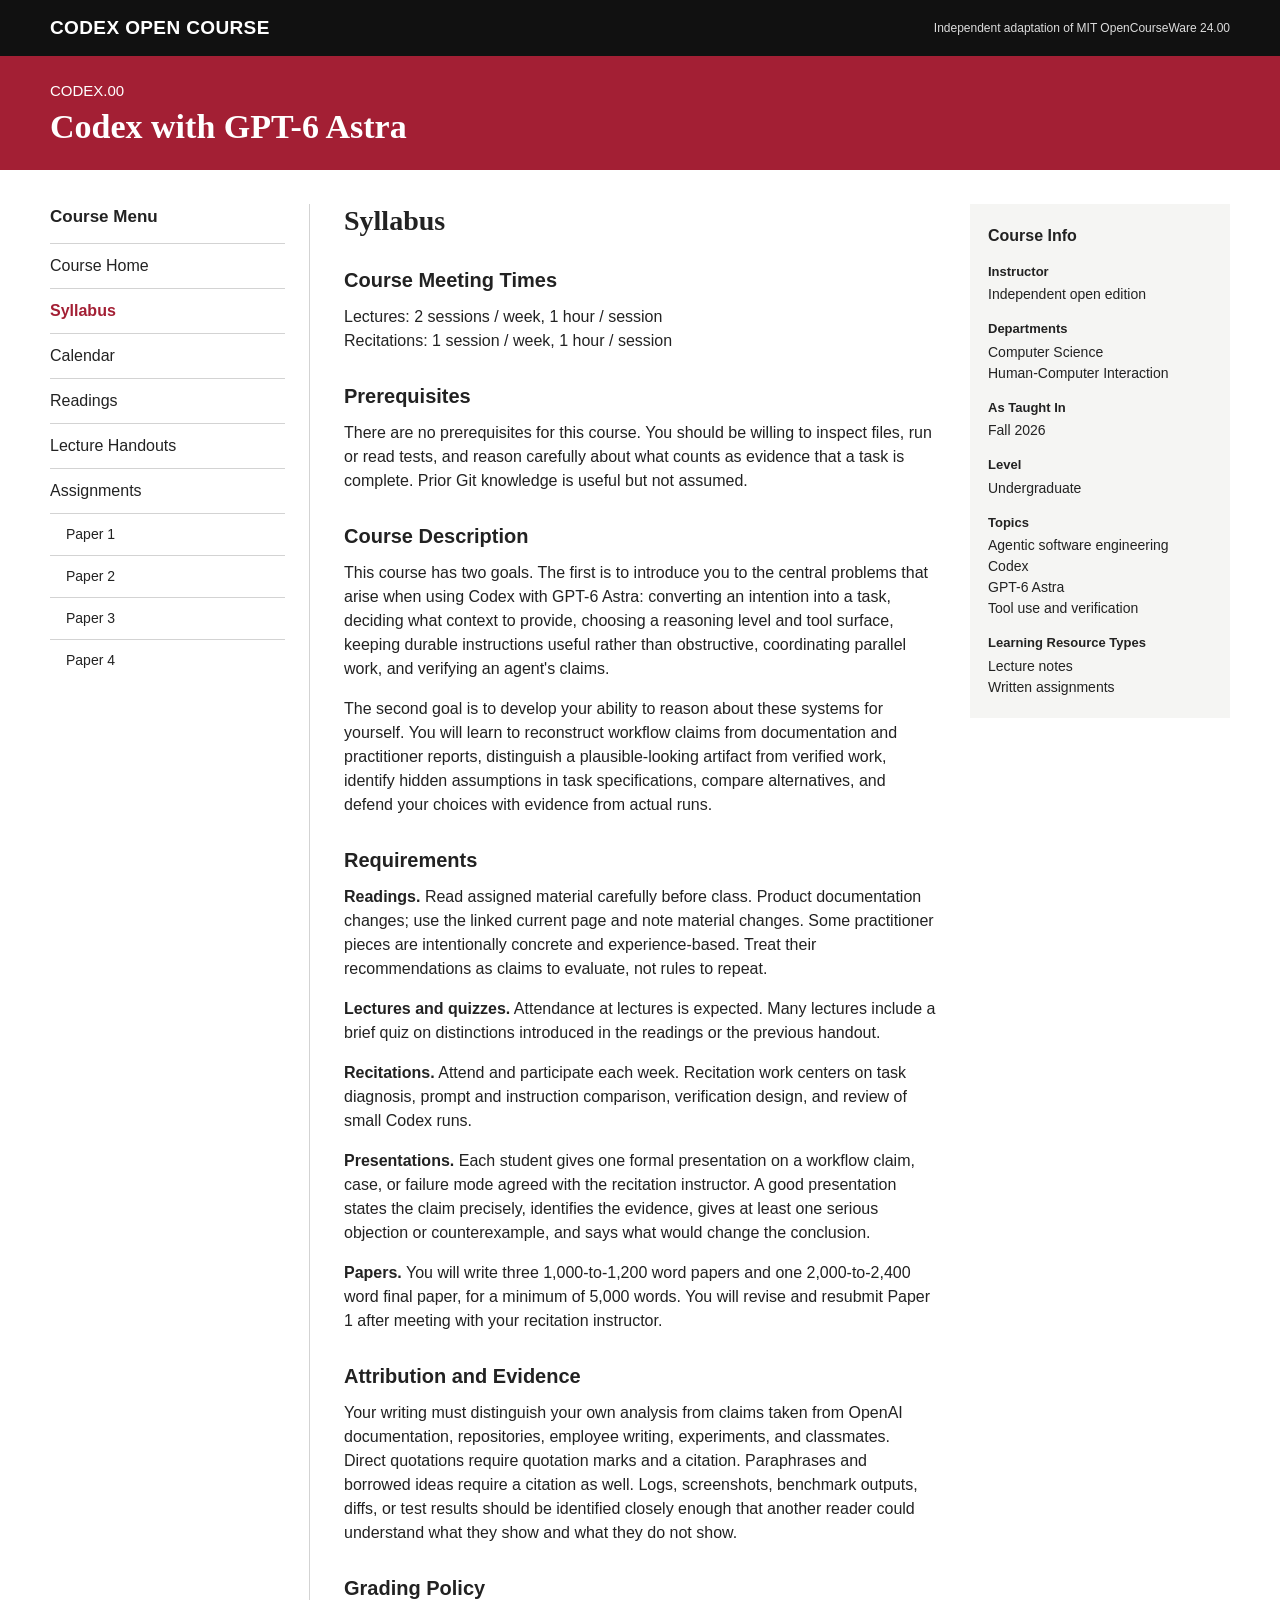
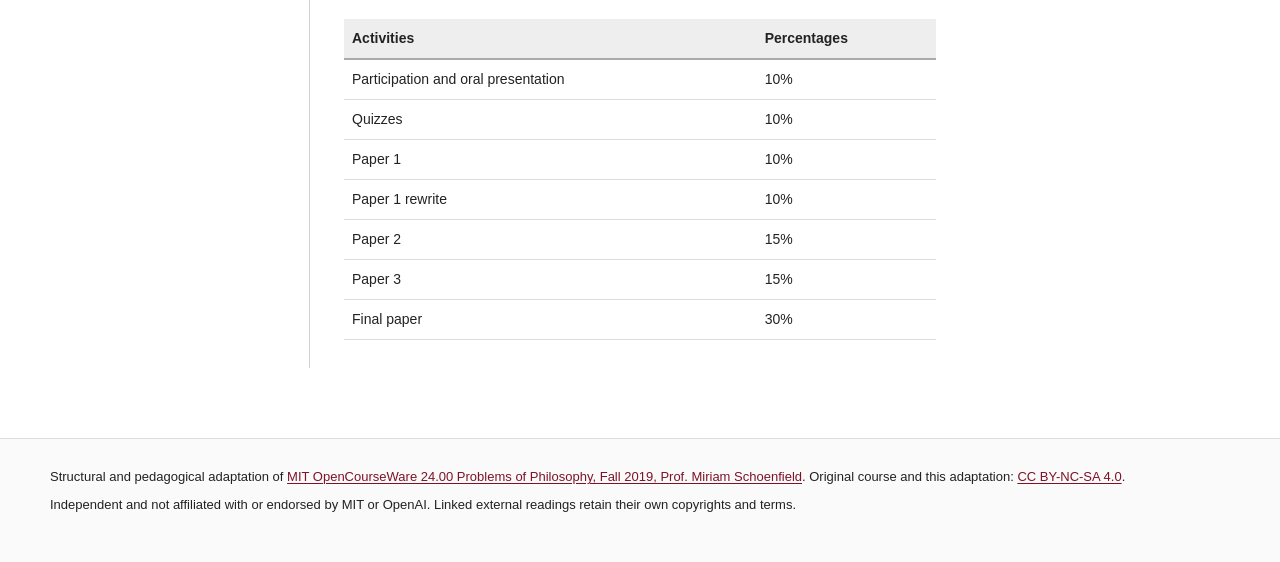
<file: syllabus.html>
<!doctype html><html lang="en"><head><meta charset="utf-8"><meta name="viewport" content="width=device-width,initial-scale=1"><title>Syllabus | Codex with GPT-6 Astra</title><link rel="stylesheet" href="styles.css"></head><body>
<header class="top"><div class="inner"><div class="brand">CODEX OPEN COURSE</div><div class="source-note">Independent adaptation of MIT OpenCourseWare 24.00</div></div></header>
<section class="coursebar"><div class="inner"><div class="code">CODEX.00</div><h1>Codex with GPT-6 Astra</h1></div></section>
<div class="shell"><aside class="side"><h2>Course Menu</h2><nav class="nav"><a href="index.html">Course Home</a><a href="syllabus.html" class="active">Syllabus</a><a href="calendar.html">Calendar</a><a href="readings.html">Readings</a><a href="lecture-handouts.html">Lecture Handouts</a><a href="assignments.html">Assignments</a><a href="paper1.html" class="sub">Paper 1</a><a href="paper2.html" class="sub">Paper 2</a><a href="paper3.html" class="sub">Paper 3</a><a href="paper4.html" class="sub">Paper 4</a></nav></aside><main><h2>Syllabus</h2><h3>Course Meeting Times</h3><p>Lectures: 2 sessions / week, 1 hour / session<br>Recitations: 1 session / week, 1 hour / session</p>
<h3>Prerequisites</h3><p>There are no prerequisites for this course. You should be willing to inspect files, run or read tests, and reason carefully about what counts as evidence that a task is complete. Prior Git knowledge is useful but not assumed.</p>
<h3>Course Description</h3><p>This course has two goals. The first is to introduce you to the central problems that arise when using Codex with GPT-6 Astra: converting an intention into a task, deciding what context to provide, choosing a reasoning level and tool surface, keeping durable instructions useful rather than obstructive, coordinating parallel work, and verifying an agent's claims.</p>
<p>The second goal is to develop your ability to reason about these systems for yourself. You will learn to reconstruct workflow claims from documentation and practitioner reports, distinguish a plausible-looking artifact from verified work, identify hidden assumptions in task specifications, compare alternatives, and defend your choices with evidence from actual runs.</p>
<h3>Requirements</h3><p><strong>Readings.</strong> Read assigned material carefully before class. Product documentation changes; use the linked current page and note material changes. Some practitioner pieces are intentionally concrete and experience-based. Treat their recommendations as claims to evaluate, not rules to repeat.</p>
<p><strong>Lectures and quizzes.</strong> Attendance at lectures is expected. Many lectures include a brief quiz on distinctions introduced in the readings or the previous handout.</p>
<p><strong>Recitations.</strong> Attend and participate each week. Recitation work centers on task diagnosis, prompt and instruction comparison, verification design, and review of small Codex runs.</p>
<p><strong>Presentations.</strong> Each student gives one formal presentation on a workflow claim, case, or failure mode agreed with the recitation instructor. A good presentation states the claim precisely, identifies the evidence, gives at least one serious objection or counterexample, and says what would change the conclusion.</p>
<p><strong>Papers.</strong> You will write three 1,000-to-1,200 word papers and one 2,000-to-2,400 word final paper, for a minimum of 5,000 words. You will revise and resubmit Paper 1 after meeting with your recitation instructor.</p>
<h3>Attribution and Evidence</h3><p>Your writing must distinguish your own analysis from claims taken from OpenAI documentation, repositories, employee writing, experiments, and classmates. Direct quotations require quotation marks and a citation. Paraphrases and borrowed ideas require a citation as well. Logs, screenshots, benchmark outputs, diffs, or test results should be identified closely enough that another reader could understand what they show and what they do not show.</p>
<h3>Grading Policy</h3><table><thead><tr><th>Activities</th><th>Percentages</th></tr></thead><tbody><tr><td>Participation and oral presentation</td><td>10%</td></tr><tr><td>Quizzes</td><td>10%</td></tr><tr><td>Paper 1</td><td>10%</td></tr><tr><td>Paper 1 rewrite</td><td>10%</td></tr><tr><td>Paper 2</td><td>15%</td></tr><tr><td>Paper 3</td><td>15%</td></tr><tr><td>Final paper</td><td>30%</td></tr></tbody></table></main><aside class="info"><h3>Course Info</h3><dl>
<dt>Instructor</dt><dd>Independent open edition</dd>
<dt>Departments</dt><dd>Computer Science<br>Human-Computer Interaction</dd>
<dt>As Taught In</dt><dd>Fall 2026</dd>
<dt>Level</dt><dd>Undergraduate</dd>
<dt>Topics</dt><dd>Agentic software engineering<br>Codex<br>GPT-6 Astra<br>Tool use and verification</dd>
<dt>Learning Resource Types</dt><dd>Lecture notes<br>Written assignments</dd>
</dl></aside></div>
<footer class="footer"><div class="inner"><p>Structural and pedagogical adaptation of <a href="https://ocw.mit.edu/courses/24-00-problems-of-philosophy-fall-2019/">MIT OpenCourseWare 24.00 Problems of Philosophy, Fall 2019, Prof. Miriam Schoenfield</a>. Original course and this adaptation: <a href="https://creativecommons.org/licenses/by-nc-sa/4.0/">CC BY-NC-SA 4.0</a>.</p><p>Independent and not affiliated with or endorsed by MIT or OpenAI. Linked external readings retain their own copyrights and terms.</p></div></footer></body></html>
</file>
<file: styles.css>
:root{--red:#a31f34;--ink:#222;--muted:#666;--line:#d3d3d3;--paper:#fff;--soft:#f5f5f3;}
*{box-sizing:border-box}html,body{margin:0;padding:0;background:#fff;color:var(--ink);font-family:Arial,Helvetica,sans-serif;font-size:16px;line-height:1.5}
a{color:#7d1327;text-decoration:underline;text-underline-offset:2px}a:hover{color:#a31f34}
.top{height:56px;background:#111;color:white;display:flex;align-items:center}.top .inner{width:min(1180px,calc(100% - 36px));margin:auto;display:flex;align-items:center;justify-content:space-between}.brand{font-weight:700;letter-spacing:.02em;font-size:19px}.source-note{font-size:12px;color:#ddd}
.coursebar{background:var(--red);color:#fff;padding:24px 0}.coursebar .inner{width:min(1180px,calc(100% - 36px));margin:auto}.code{font-size:15px;margin-bottom:4px}.coursebar h1{font-family:Georgia,'Times New Roman',serif;font-size:34px;line-height:1.15;margin:0;font-weight:700}
.shell{width:min(1180px,calc(100% - 36px));margin:0 auto;display:grid;grid-template-columns:260px minmax(0,1fr) 260px;gap:34px;padding:34px 0 70px}.side{border-right:1px solid var(--line);padding-right:24px}.side h2{font-size:17px;margin:0 0 14px}.nav a{display:block;padding:10px 0;border-top:1px solid var(--line);text-decoration:none;color:#222}.nav a.active{font-weight:700;color:var(--red)}.nav .sub{padding-left:16px;font-size:14px}
main h2{font-family:Georgia,'Times New Roman',serif;font-size:28px;margin:0 0 20px;line-height:1.2}main h3{font-size:20px;margin:28px 0 10px}main p{margin:0 0 16px}.lead{font-family:Georgia,'Times New Roman',serif;font-size:19px;line-height:1.55}.figure{margin:26px 0}.figure img{width:100%;max-height:430px;object-fit:cover;object-position:center 32%;filter:grayscale(25%)}.caption{font-size:13px;color:var(--muted);margin-top:8px}
.info{background:var(--soft);padding:20px 18px;height:max-content}.info h3{font-size:16px;margin:0 0 14px}.info dl{margin:0}.info dt{font-weight:700;font-size:13px;margin-top:14px}.info dd{margin:3px 0 0;font-size:14px}
table{width:100%;border-collapse:collapse;margin:16px 0 28px;font-size:14px}th{text-align:left;background:#eee;border-bottom:2px solid #aaa;padding:9px 8px;vertical-align:bottom}td{border-bottom:1px solid #ddd;padding:9px 8px;vertical-align:top}.unit td{background:#f2f2f2;font-weight:700;font-size:14px;padding-top:12px;padding-bottom:12px}.due{white-space:nowrap}.meta{font-size:14px;color:#555}.callout{border-left:4px solid var(--red);padding:4px 0 4px 16px;margin:22px 0}.paperq li{margin-bottom:12px}.resource{display:grid;grid-template-columns:86px 1fr;gap:14px;border-top:1px solid #ddd;padding:13px 0}.resnum{font-weight:700}.resmeta{font-size:13px;color:#666}.footer{border-top:1px solid #ddd;background:#fafafa;padding:28px 0 40px;font-size:13px}.footer .inner{width:min(1180px,calc(100% - 36px));margin:auto}.footer p{margin:0 0 8px}
@media(max-width:900px){.shell{grid-template-columns:220px 1fr}.info{grid-column:2}.coursebar h1{font-size:29px}}@media(max-width:680px){.shell{display:block}.side{border-right:0;border-bottom:1px solid #ddd;padding:0 0 20px;margin-bottom:24px}.info{margin-top:28px}.source-note{display:none}.coursebar h1{font-size:27px}.top .inner,.coursebar .inner,.shell,.footer .inner{width:min(100% - 26px,1180px)}}
</file>
